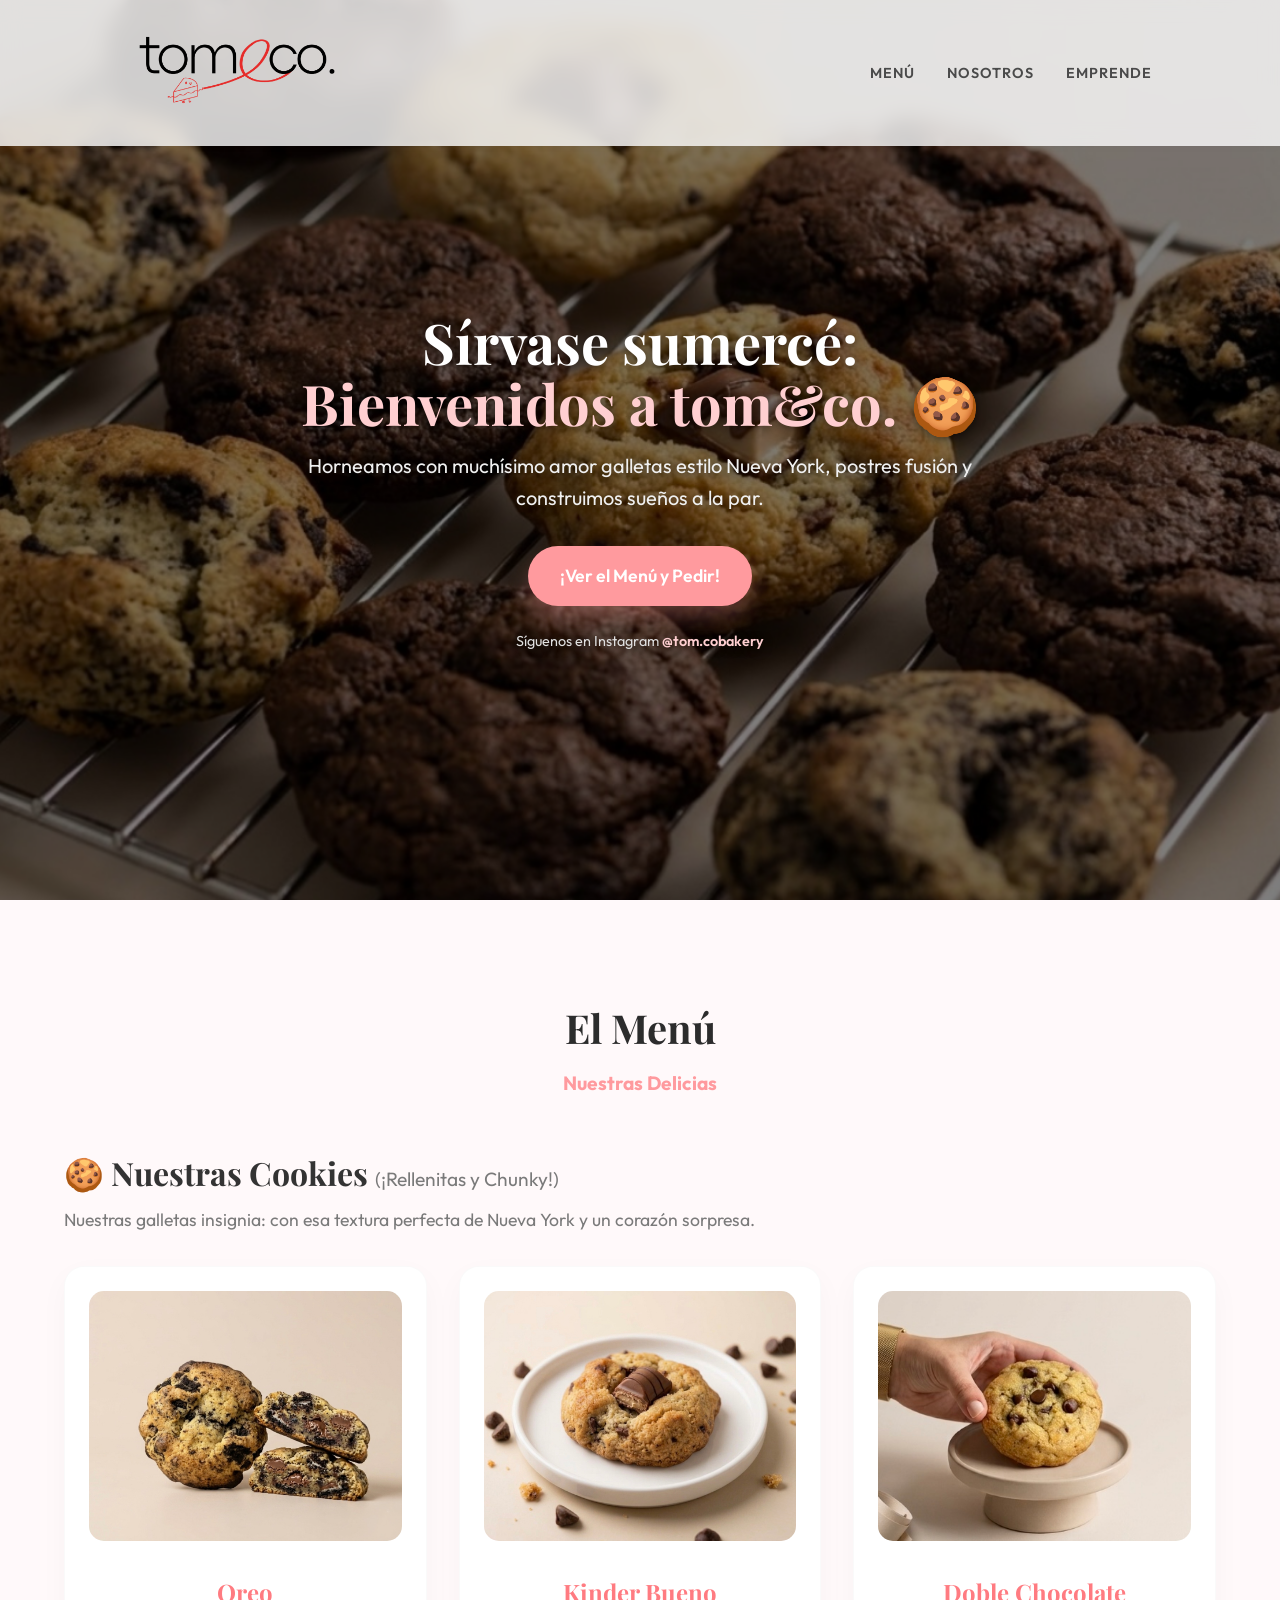
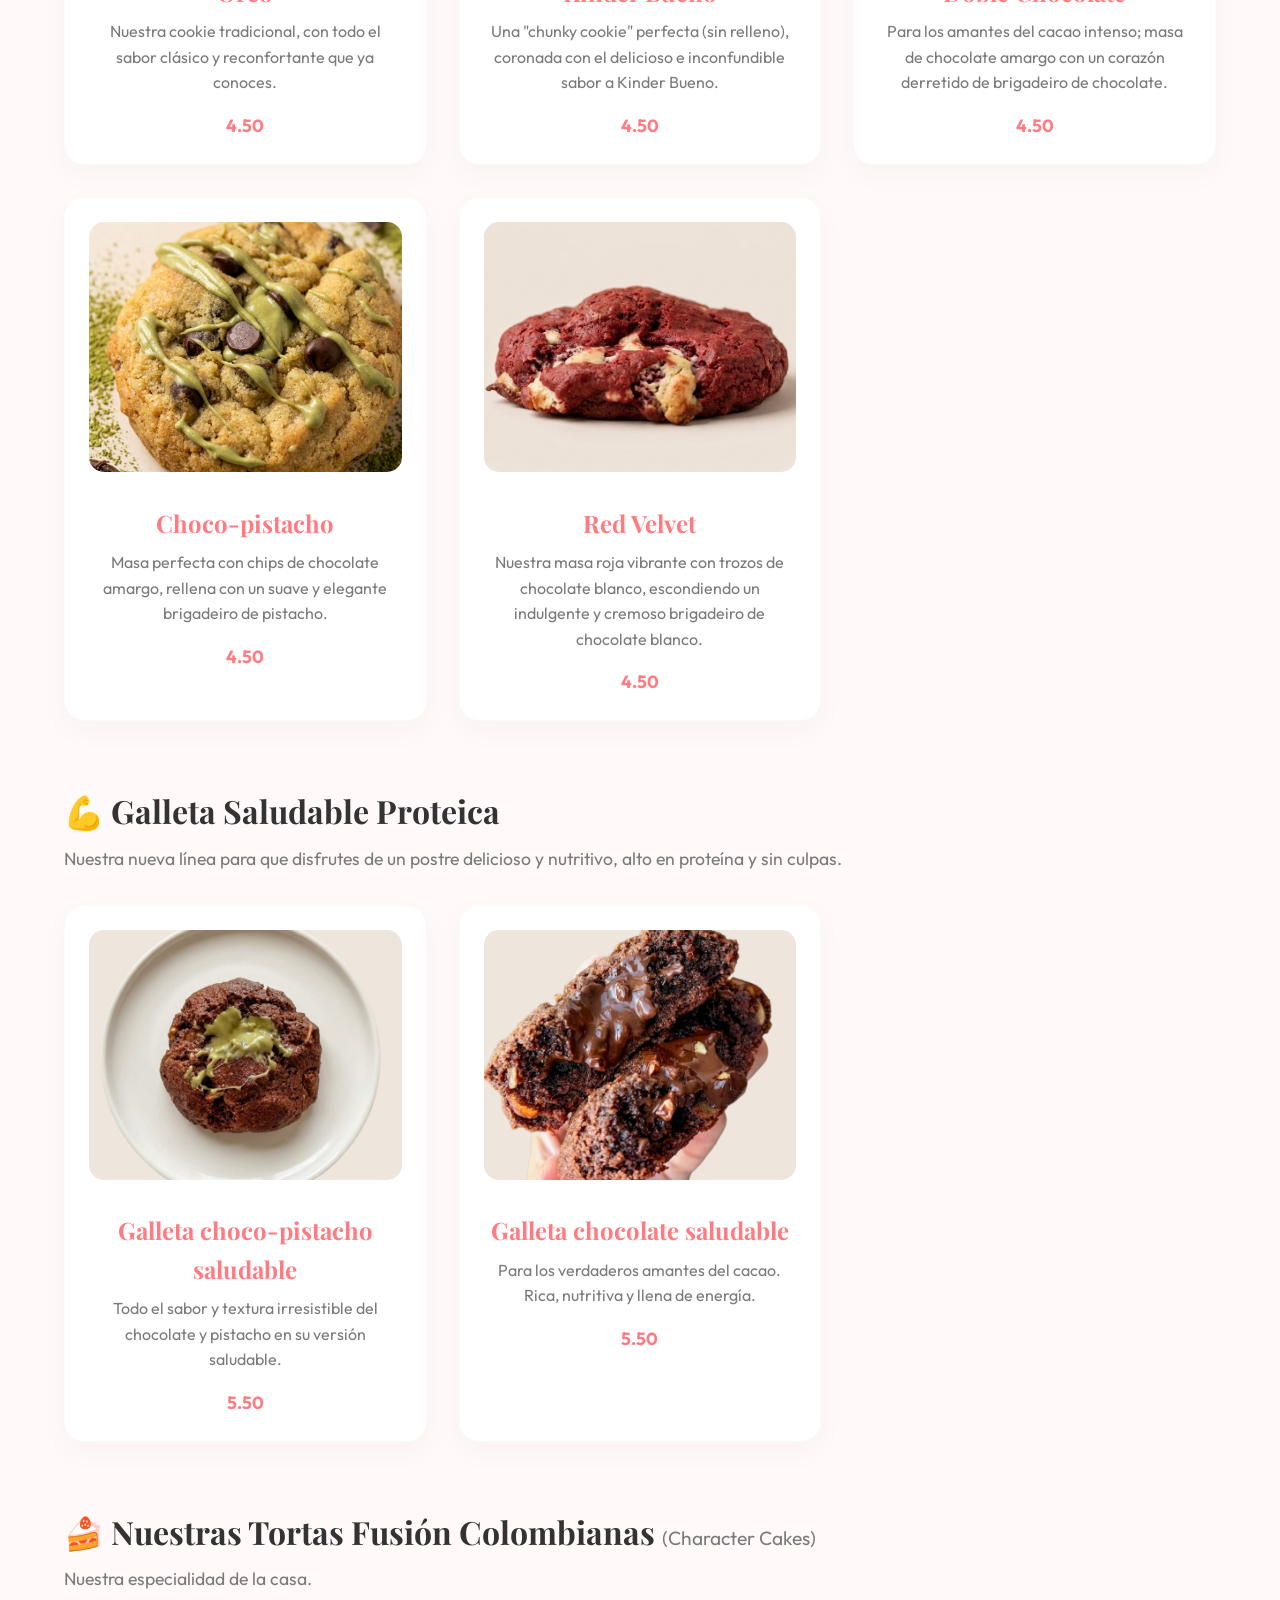
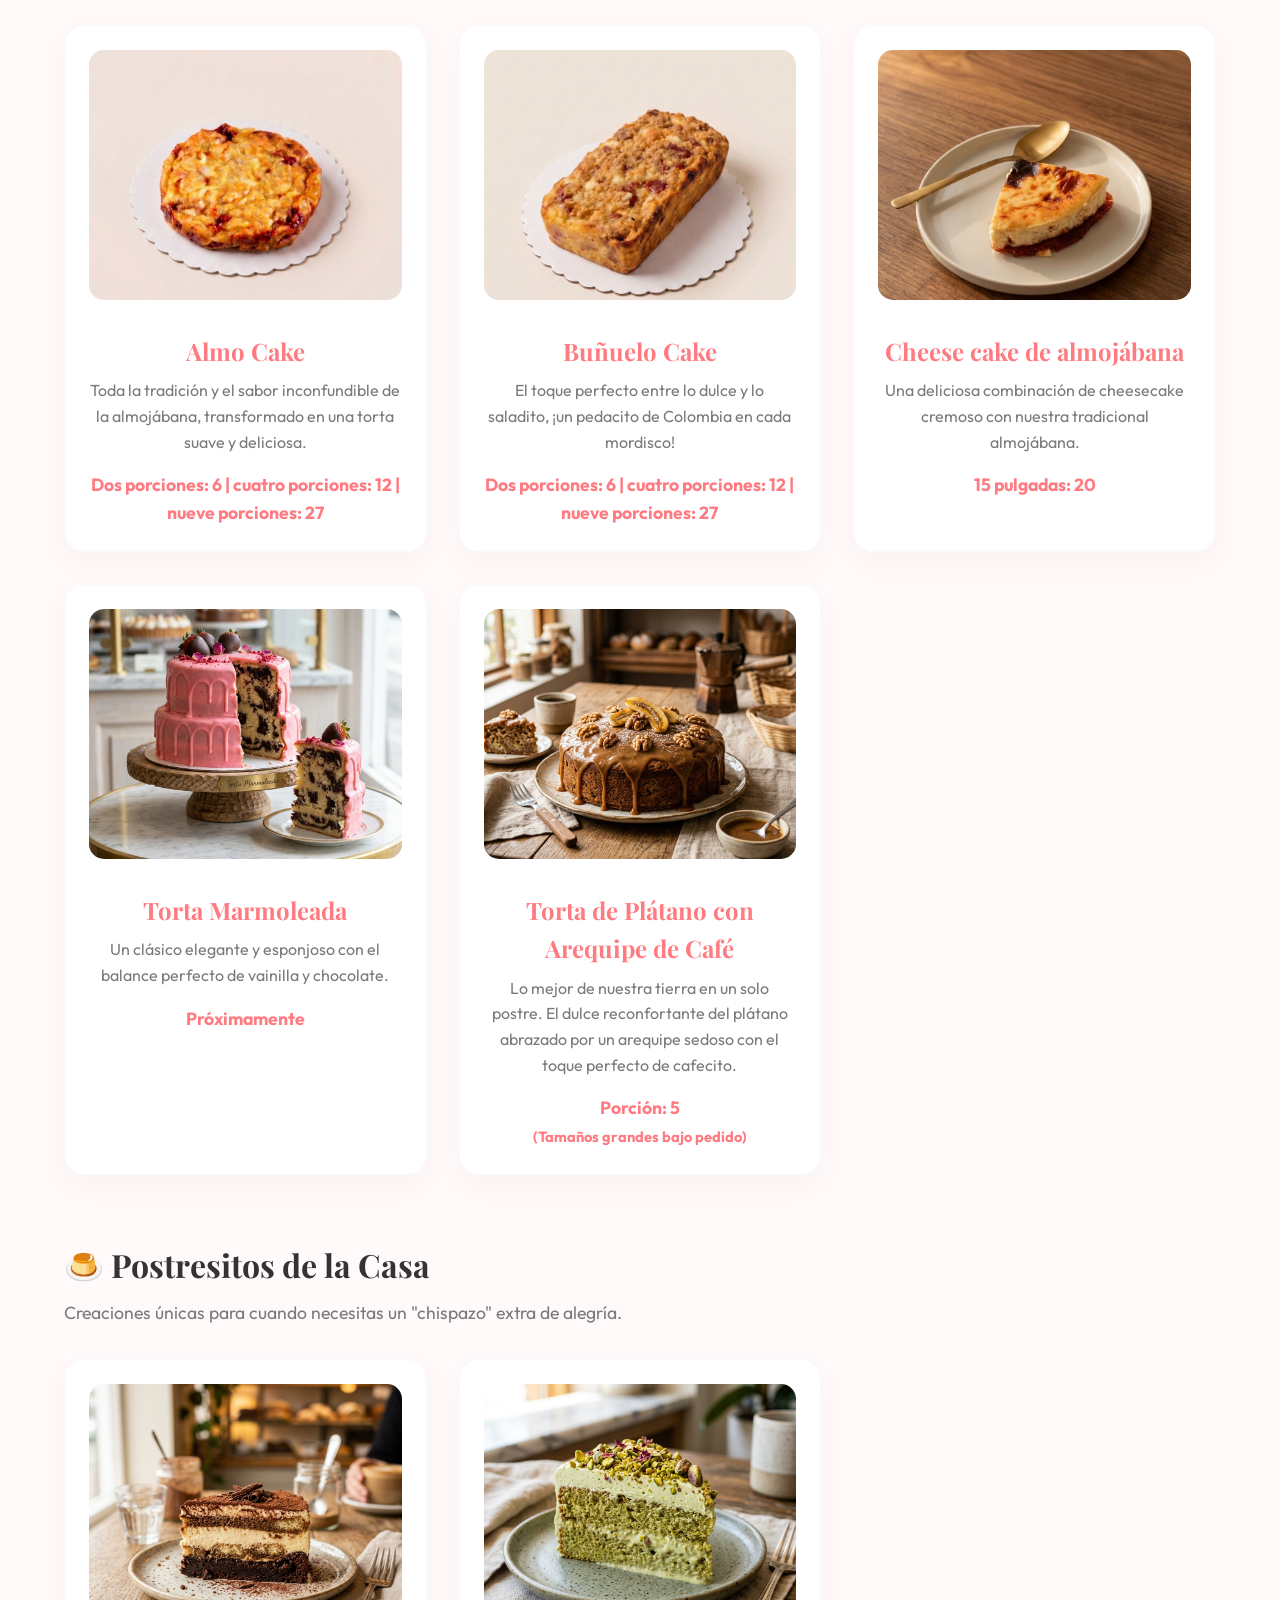
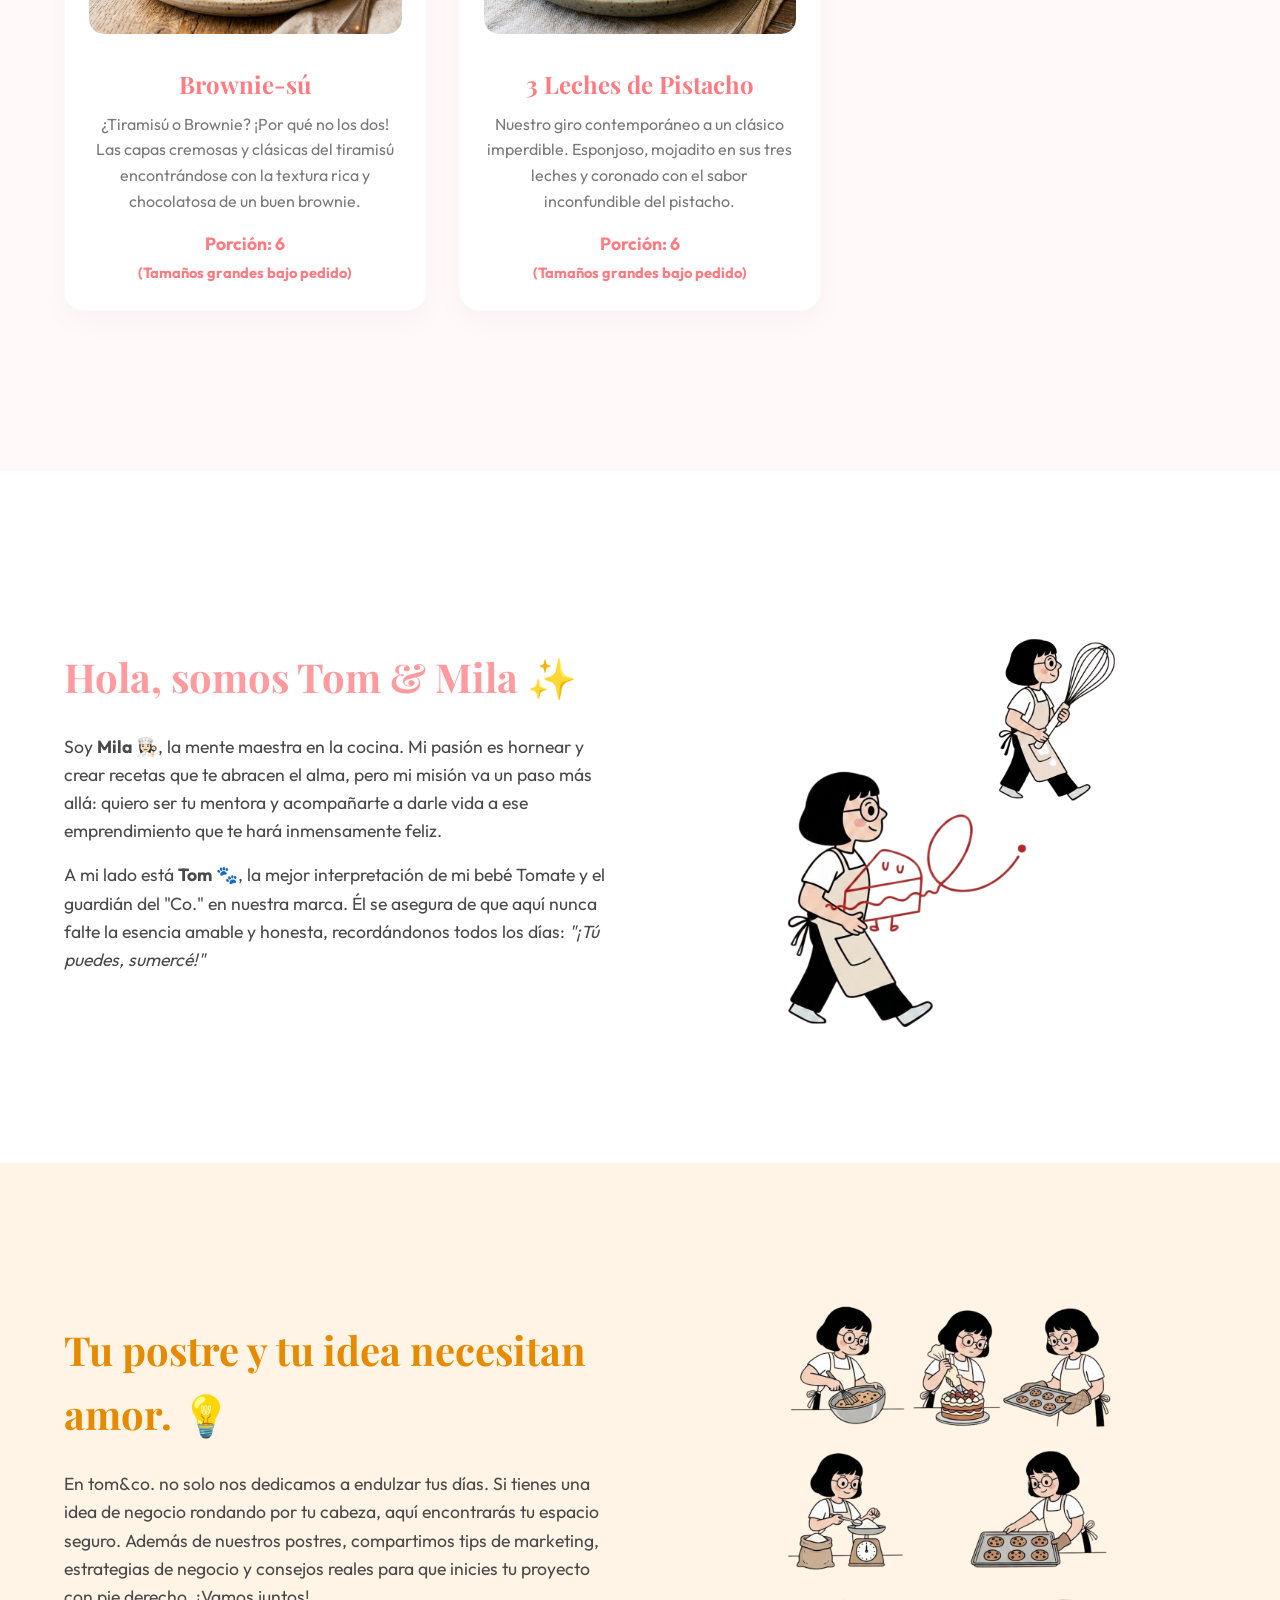
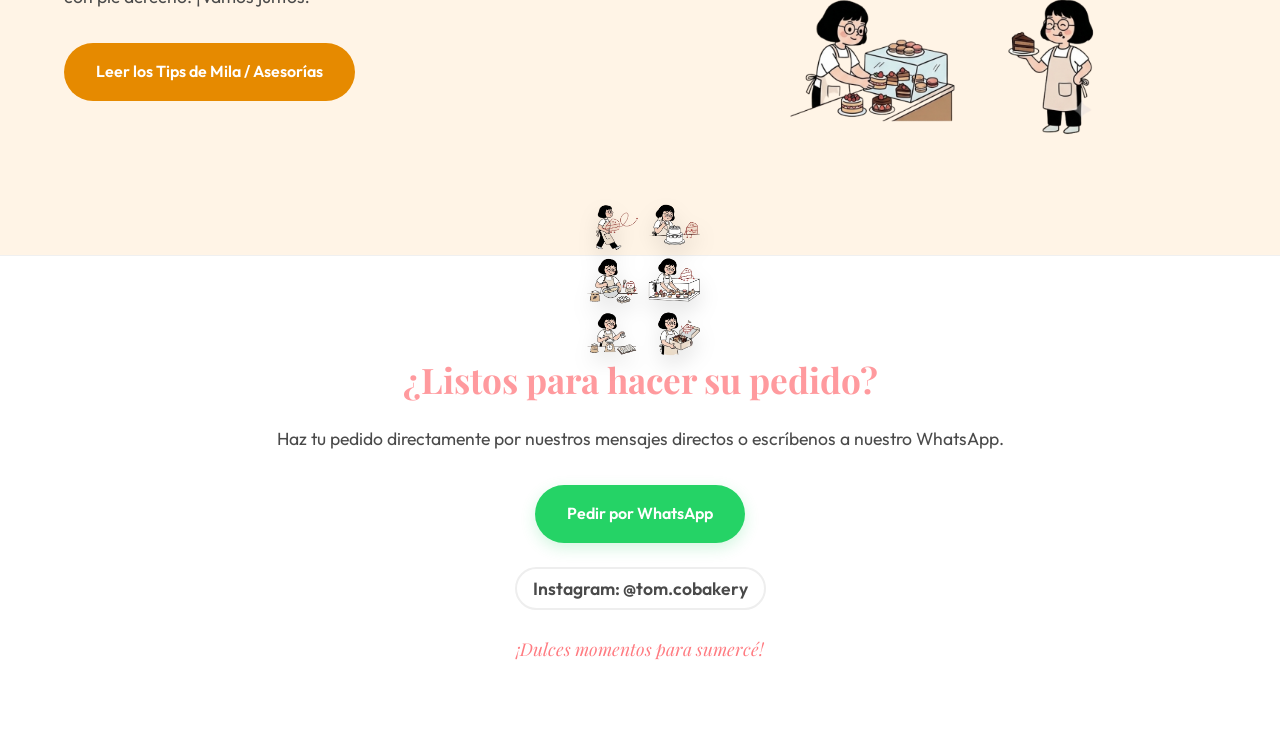
<file: index.html>
<!DOCTYPE html>
<html lang="es">

<head>
    <meta charset="UTF-8">
    <meta name="viewport" content="width=device-width, initial-scale=1.0">
    <title>tom&co. | Bienvenidos</title>
    <meta name="description"
        content="Horneamos con muchísimo amor galletas estilo Nueva York, postres fusión y construimos sueños a la par.">
    <link rel="stylesheet" href="style.css">
    <link
        href="https://fonts.googleapis.com/css2?family=Outfit:wght@300;400;500;700&family=Playfair+Display:ital,wght@0,600;1,600&display=swap"
        rel="stylesheet">
    <link rel="icon" type="image/png" href="assets/top_logo.png">
</head>

<body>
    <header class="hero">
        <nav class="navbar">
            <div class="logo">
                <img src="assets/tomcologo.png" alt="tom&co. logo">
            </div>
            <ul class="nav-links">
                <li><a href="#menu">Menú</a></li>
                <li><a href="#about">Nosotros</a></li>
                <li><a href="#mentor">Emprende</a></li>
            </ul>
        </nav>
        <div class="hero-background">
            <img src="assets/tom&co.png" alt="Tom & Co Bakery Background" class="hero-bg-img">
        </div>
        <div class="hero-content">
            <h1>Sírvase sumercé:<br><span>Bienvenidos a tom&co. 🍪</span></h1>
            <p class="subtitle">Horneamos con muchísimo amor galletas estilo Nueva York, postres fusión y construimos
                sueños a la par.</p>
            <a href="#menu" class="btn-primary">¡Ver el Menú y Pedir!</a>
            <p class="small-text">Síguenos en Instagram <a href="https://instagram.com/tom.cobakery"
                    target="_blank">@tom.cobakery</a></p>
        </div>
    </header>
    <section id="menu" class="menu-section">
        <h2 class="section-title">El Menú <span>Nuestras Delicias</span></h2>

        <div class="menu-category">
            <h3>🍪 Nuestras Cookies <span>(¡Rellenitas y Chunky!)</span></h3>
            <p class="category-desc">Nuestras galletas insignia: con esa textura perfecta de Nueva York y un corazón
                sorpresa.</p>
            <div class="menu-grid">
                <div class="menu-item">
                    <img src="assets/menu_cookie_oreo.jpeg" alt="Oreo">
                    <h4>Oreo</h4>
                    <p>Nuestra cookie tradicional, con todo el sabor clásico y reconfortante que ya conoces.</p>
                    <p class="price"><strong>4.50</strong></p>
                </div>
                <div class="menu-item">
                    <img src="assets/menu_cookie_kinder_bueno.jpeg" alt="Kinder Bueno">
                    <h4>Kinder Bueno</h4>
                    <p>Una "chunky cookie" perfecta (sin relleno), coronada con el delicioso e inconfundible sabor a
                        Kinder Bueno.</p>
                    <p class="price"><strong>4.50</strong></p>
                </div>
                <div class="menu-item">
                    <img src="assets/menu_cookie_doble_chocolate.jpeg" alt="Doble Chocolate">
                    <h4>Doble Chocolate</h4>
                    <p>Para los amantes del cacao intenso; masa de chocolate amargo con un corazón derretido de
                        brigadeiro de chocolate.</p>
                    <p class="price"><strong>4.50</strong></p>
                </div>
                <div class="menu-item">
                    <img src="assets/menu_cookie_choco_pistacho.png" alt="Choco-pistacho">
                    <h4>Choco-pistacho</h4>
                    <p>Masa perfecta con chips de chocolate amargo, rellena con un suave y elegante brigadeiro de
                        pistacho.</p>
                    <p class="price"><strong>4.50</strong></p>
                </div>
                <div class="menu-item">
                    <img src="assets/menu_cookie_red_velvet.jpg" alt="Red Velvet">
                    <h4>Red Velvet</h4>
                    <p>Nuestra masa roja vibrante con trozos de chocolate blanco, escondiendo un indulgente y cremoso
                        brigadeiro de chocolate blanco.</p>
                    <p class="price"><strong>4.50</strong></p>
                </div>
            </div>
        </div>

        <div class="menu-category">
            <h3>💪 Galleta Saludable Proteica</h3>
            <p class="category-desc">Nuestra nueva línea para que disfrutes de un postre delicioso y nutritivo, alto en
                proteína y sin culpas.</p>
            <div class="menu-grid">
                <div class="menu-item">
                    <img src="assets/choco-pistacho.png" alt="Galleta choco-pistacho saludable">
                    <h4>Galleta choco-pistacho saludable</h4>
                    <p>Todo el sabor y textura irresistible del chocolate y pistacho en su versión saludable.</p>
                    <p class="price"><strong>5.50</strong></p>
                </div>
                <div class="menu-item">
                    <img src="assets/chocolate.png" alt="Galleta chocolate saludable">
                    <h4>Galleta chocolate saludable</h4>
                    <p>Para los verdaderos amantes del cacao. Rica, nutritiva y llena de energía.</p>
                    <p class="price"><strong>5.50</strong></p>
                </div>
            </div>
        </div>

        <div class="menu-category">
            <h3>🍰 Nuestras Tortas Fusión Colombianas <span>(Character Cakes)</span></h3>
            <p class="category-desc">Nuestra especialidad de la casa.</p>
            <div class="menu-grid">
                <div class="menu-item">
                    <img src="assets/menu_torta_almo_cake.jpeg" alt="Almo Cake">
                    <h4>Almo Cake</h4>
                    <p>Toda la tradición y el sabor inconfundible de la almojábana, transformado en una torta suave y
                        deliciosa.</p>
                    <p class="price"><strong>Dos porciones: 6 | cuatro porciones: 12 | nueve porciones: 27</strong></p>
                </div>
                <div class="menu-item">
                    <img src="assets/menu_torta_bunuelo_cake.jpeg" alt="Buñuelo Cake">
                    <h4>Buñuelo Cake</h4>
                    <p>El toque perfecto entre lo dulce y lo saladito, ¡un pedacito de Colombia en cada mordisco!</p>
                    <p class="price"><strong>Dos porciones: 6 | cuatro porciones: 12 | nueve porciones: 27</strong></p>
                </div>
                <div class="menu-item">
                    <img src="assets/menu_torta_cheesecake_almojabana.jpeg" alt="Cheese cake de almojábana">
                    <h4>Cheese cake de almojábana</h4>
                    <p>Una deliciosa combinación de cheesecake cremoso con nuestra tradicional almojábana.</p>
                    <p class="price"><strong>15 pulgadas: 20</strong></p>
                </div>
                <div class="menu-item">
                    <img src="assets/menu_torta_marmoleada.png" alt="Torta Marmoleada">
                    <h4>Torta Marmoleada</h4>
                    <p>Un clásico elegante y esponjoso con el balance perfecto de vainilla y chocolate.</p>
                    <p class="price"><strong>Próximamente</strong></p>
                </div>
                <div class="menu-item">
                    <img src="assets/menu_torta_platano_arequipe.png" alt="Torta de Plátano con Arequipe de Café">
                    <h4>Torta de Plátano con Arequipe de Café</h4>
                    <p>Lo mejor de nuestra tierra en un solo postre. El dulce reconfortante del plátano abrazado por un
                        arequipe sedoso con el toque perfecto de cafecito.</p>
                    <p class="price"><strong>Porción: 5 <br><small>(Tamaños grandes bajo pedido)</small></strong></p>
                </div>
            </div>
        </div>

        <div class="menu-category">
            <h3>🍮 Postresitos de la Casa</h3>
            <p class="category-desc">Creaciones únicas para cuando necesitas un "chispazo" extra de alegría.</p>
            <div class="menu-grid">
                <div class="menu-item">
                    <img src="assets/menu_postre_brownie_su.png" alt="Brownie-sú">
                    <h4>Brownie-sú</h4>
                    <p>¿Tiramisú o Brownie? ¡Por qué no los dos! Las capas cremosas y clásicas del tiramisú
                        encontrándose con la textura rica y chocolatosa de un buen brownie.</p>
                    <p class="price"><strong>Porción: 6 <br><small>(Tamaños grandes bajo pedido)</small></strong></p>
                </div>
                <div class="menu-item">
                    <img src="assets/menu_postre_tres_leches_pistacho.png" alt="3 Leches de Pistacho">
                    <h4>3 Leches de Pistacho</h4>
                    <p>Nuestro giro contemporáneo a un clásico imperdible. Esponjoso, mojadito en sus tres leches y
                        coronado con el sabor inconfundible del pistacho.</p>
                    <p class="price"><strong>Porción: 6 <br><small>(Tamaños grandes bajo pedido)</small></strong></p>
                </div>
            </div>
        </div>
    </section>

    <section id="about" class="about-section">
        <div class="about-grid">
            <div class="about-text">
                <h2>Hola, somos Tom & Mila ✨</h2>
                <p>Soy <strong>Mila</strong> 👩🏻‍🍳, la mente maestra en la cocina. Mi pasión es hornear y crear
                    recetas que te abracen el alma, pero mi misión va un paso más allá: quiero ser tu mentora y
                    acompañarte a darle vida a ese emprendimiento que te hará inmensamente feliz.</p>
                <p>A mi lado está <strong>Tom</strong> 🐾, la mejor interpretación de mi bebé Tomate y el guardián del
                    "Co." en nuestra marca. Él se asegura de que aquí nunca falte la esencia amable y honesta,
                    recordándonos todos los días: <em>"¡Tú puedes, sumercé!"</em></p>
            </div>
            <div class="about-illustrations">
                <img src="assets/about_us_mila_illustration.png" alt="Mila Ilustración" class="floating-img">
            </div>
        </div>
    </section>


    <section id="mentor" class="mentor-section">
        <div class="mentor-grid">
            <div class="mentor-img">
                <img src="assets/mentor_cofrecito_illustration.png" alt="Cofrecito de Confianza">
            </div>
            <div class="mentor-text">
                <h2>Tu postre y tu idea necesitan amor. 💡</h2>
                <p>En tom&co. no solo nos dedicamos a endulzar tus días. Si tienes una idea de negocio rondando por tu
                    cabeza, aquí encontrarás tu espacio seguro. Además de nuestros postres, compartimos tips de
                    marketing, estrategias de negocio y consejos reales para que inicies tu proyecto con pie derecho.
                    ¡Vamos juntos!</p>
                <a href="#mentor" class="btn-secondary">Leer los Tips de Mila / Asesorías</a>
            </div>
        </div>
    </section>

    <footer class="footer">
        <div class="footer-content">
            <img src="assets/footer_mila_illustration.png" alt="Mila" class="footer-illustration">
            <h2>¿Listos para hacer su pedido?</h2>
            <p>Haz tu pedido directamente por nuestros mensajes directos o escríbenos a nuestro WhatsApp.</p>
            <a href="https://wa.me/50762689206" class="btn-whatsapp">Pedir por WhatsApp</a>
            <div class="socials">
                <a href="https://instagram.com/tom.cobakery" target="_blank">Instagram: @tom.cobakery</a>
            </div>
            <p class="closing">¡Dulces momentos para sumercé!</p>
        </div>
    </footer>

</body>

</html>
</file>
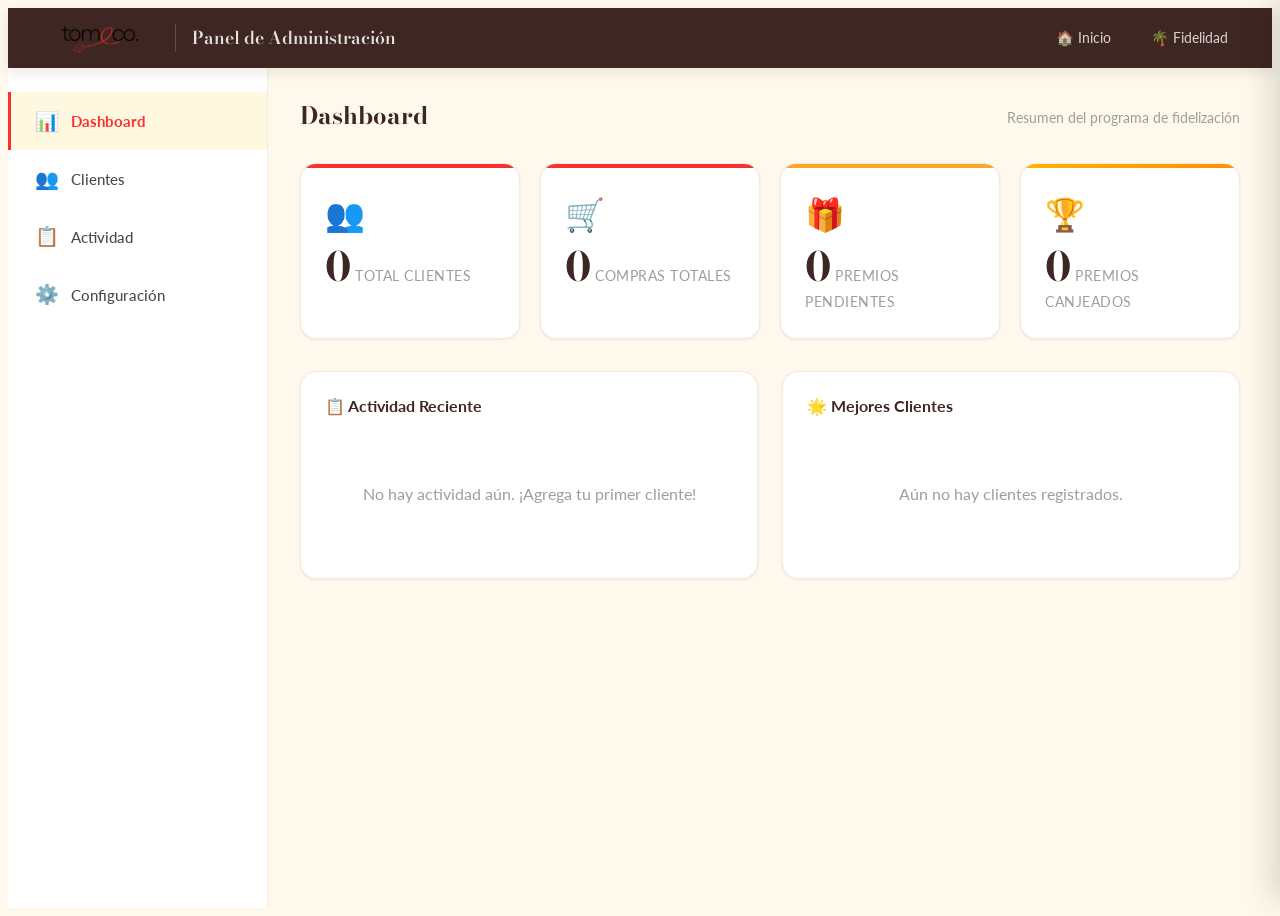
<file: admin.html>
<!DOCTYPE html>
<html lang="es">
<head>
    <meta charset="UTF-8">
    <meta name="viewport" content="width=device-width, initial-scale=1.0">
    <meta name="description" content="Panel de Administración del programa de fidelización TomCo Bakery. Gestiona clientes, tarjetas de lealtad y premios.">
    <meta name="keywords" content="TomCo Bakery, administración, fidelización, lealtad, panadería">
    <meta name="author" content="TomCo Bakery">
    <meta name="robots" content="noindex, nofollow">
    <title>Admin — TomCo Bakery Fidelización</title>
    <link rel="icon" type="image/jpeg" href="assets/TomcoLogo.jpg">
    <link rel="preconnect" href="https://fonts.googleapis.com">
    <link rel="preconnect" href="https://fonts.gstatic.com" crossorigin>
    <link href="https://fonts.googleapis.com/css2?family=Bodoni+Moda:ital,opsz,wght@0,6..96,400..900;1,6..96,400..900&family=Lato:ital,wght@0,100;0,300;0,400;0,700;0,900;1,100;1,300;1,400;1,700;1,900&display=swap" rel="stylesheet">
    <link rel="stylesheet" href="loyalty.css">
</head>
<body class="loyalty-page">

    <!-- ═══════════════════════════════════════════
         TOP NAVIGATION BAR
    ═══════════════════════════════════════════ -->
    <nav class="loyalty-topbar">
        <a href="index.html" class="topbar-brand">
            <img src="assets/TomCoLogoName.png" alt="TomCo Bakery">
            <span>Panel de Administración</span>
        </a>
        <div class="topbar-nav">
            <a href="index.html">🏠 Inicio</a>
            <a href="fidelidad.html">🌴 Fidelidad</a>
        </div>
    </nav>

    <!-- ═══════════════════════════════════════════
         LAYOUT: SIDEBAR + MAIN CONTENT
    ═══════════════════════════════════════════ -->
    <div class="admin-layout">

        <!-- Sidebar Navigation -->
        <aside class="admin-sidebar" id="admin-sidebar">
            <nav class="sidebar-nav">
                <a href="#dashboard" class="active" data-view="dashboard">
                    <span class="nav-icon">📊</span>
                    Dashboard
                </a>
                <a href="#customers" data-view="customers">
                    <span class="nav-icon">👥</span>
                    Clientes
                </a>
                <a href="#activity" data-view="activity">
                    <span class="nav-icon">📋</span>
                    Actividad
                </a>
                <a href="#settings" data-view="settings">
                    <span class="nav-icon">⚙️</span>
                    Configuración
                </a>
            </nav>
        </aside>

        <!-- Main Content Area -->
        <main class="admin-main">
            <div id="admin-content">
                <!-- Views are rendered here by admin.js -->
            </div>
        </main>

    </div>

    <!-- ═══════════════════════════════════════════
         MOBILE BOTTOM NAVIGATION
    ═══════════════════════════════════════════ -->
    <nav class="mobile-nav">
        <a href="#dashboard" class="active" data-view="dashboard">
            <span class="nav-icon">📊</span>
            Dashboard
        </a>
        <a href="#customers" data-view="customers">
            <span class="nav-icon">👥</span>
            Clientes
        </a>
        <a href="#activity" data-view="activity">
            <span class="nav-icon">📋</span>
            Actividad
        </a>
        <a href="#settings" data-view="settings">
            <span class="nav-icon">⚙️</span>
            Config
        </a>
    </nav>

    <!-- ═══════════════════════════════════════════
         MODAL OVERLAY
    ═══════════════════════════════════════════ -->
    <div id="modal-overlay" class="modal-overlay">
        <div class="modal">
            <div class="modal-header">
                <h2 id="modal-title"></h2>
                <button class="modal-close" onclick="closeModal()" aria-label="Cerrar">&times;</button>
            </div>
            <div id="modal-body" class="modal-body"></div>
            <div id="modal-footer" class="modal-footer"></div>
        </div>
    </div>

    <!-- ═══════════════════════════════════════════
         CUSTOMER DETAIL SLIDE-OUT PANEL
    ═══════════════════════════════════════════ -->
    <div id="detail-backdrop" class="detail-panel-backdrop" onclick="closeDetailPanel()"></div>
    <div id="detail-panel" class="detail-panel">
        <div class="detail-panel-header">
            <h2>Detalle del Cliente</h2>
            <button class="modal-close" onclick="closeDetailPanel()" aria-label="Cerrar">&times;</button>
        </div>
        <div id="detail-panel-body" class="detail-panel-body">
            <!-- Customer detail content rendered by admin.js -->
        </div>
    </div>

    <!-- ═══════════════════════════════════════════
         TOAST NOTIFICATIONS
    ═══════════════════════════════════════════ -->
    <div id="toast-container" class="toast-container"></div>

    <!-- ═══════════════════════════════════════════
         SCRIPTS
    ═══════════════════════════════════════════ -->
    <script src="loyalty-data.js"></script>
    <script src="admin.js"></script>

</body>
</html>
</file>
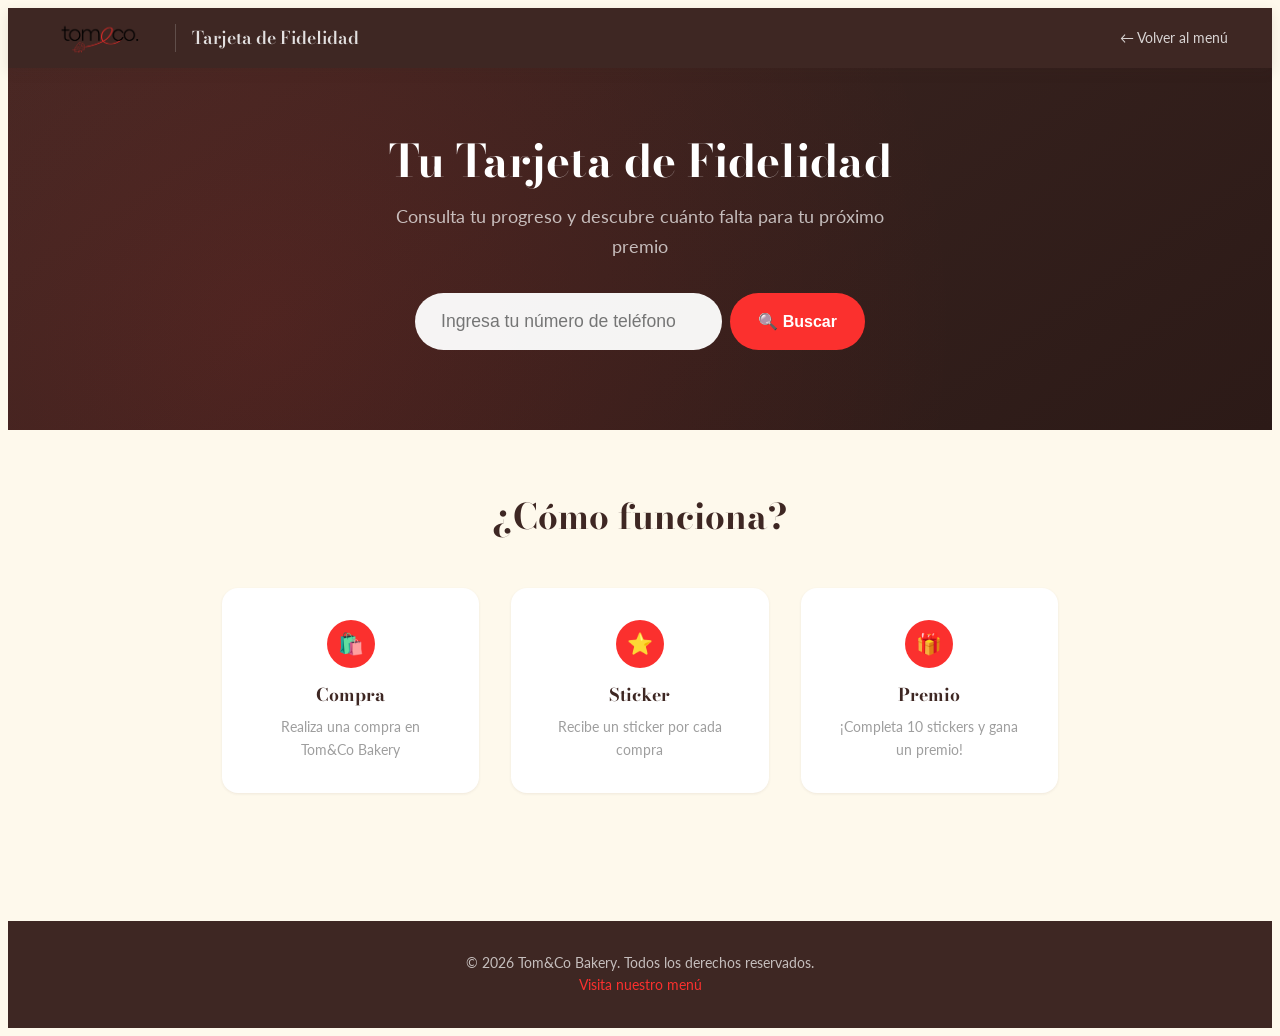
<file: fidelidad.html>
<!DOCTYPE html>
<html lang="es">
<head>
    <meta charset="UTF-8">
    <meta name="viewport" content="width=device-width, initial-scale=1.0">
    <meta name="description" content="Consulta tu tarjeta de fidelidad de Tom&Co Bakery. Revisa tu progreso, stickers acumulados y premios disponibles.">
    <meta name="keywords" content="Tom&Co Bakery, tarjeta de fidelidad, programa de lealtad, stickers, premios, panadería">
    <meta name="author" content="Tom&Co Bakery">
    <meta name="robots" content="index, follow">
    <meta property="og:title" content="Tarjeta de Fidelidad - Tom&Co Bakery">
    <meta property="og:description" content="Consulta tu progreso y descubre cuánto falta para tu próximo premio en Tom&Co Bakery.">
    <meta property="og:type" content="website">
    <meta name="theme-color" content="#3E2723">

    <title>Tarjeta de Fidelidad - Tom&Co Bakery</title>

    <link rel="icon" type="image/jpeg" href="assets/TomcoLogo.jpg">
    <link rel="preconnect" href="https://fonts.googleapis.com">
    <link rel="preconnect" href="https://fonts.gstatic.com" crossorigin>
    <link href="https://fonts.googleapis.com/css2?family=Bodoni+Moda:ital,opsz,wght@0,6..96,400..900;1,6..96,400..900&family=Lato:wght@300;400;700;900&display=swap" rel="stylesheet">
    <link rel="stylesheet" href="loyalty.css">
</head>
<body class="loyalty-page">

    <!-- ===== TOP NAVIGATION BAR ===== -->
    <nav class="loyalty-topbar">
        <a href="index.html" class="topbar-brand" aria-label="Volver al sitio principal">
            <img src="assets/TomCoLogoName.png" alt="Tom&Co Bakery">
            <span>Tarjeta de Fidelidad</span>
        </a>
        <div class="topbar-nav">
            <a href="index.html">← Volver al menú</a>
        </div>
    </nav>

    <!-- ===== HERO SECTION ===== -->
    <section class="customer-hero">
        <div class="hero-content">
            <h1>Tu Tarjeta de Fidelidad</h1>
            <p>Consulta tu progreso y descubre cuánto falta para tu próximo premio</p>

            <!-- Phone Lookup Form -->
            <form id="phone-lookup-form" class="customer-lookup-form" autocomplete="off">
                <input
                    type="tel"
                    id="phone-input"
                    placeholder="Ingresa tu número de teléfono"
                    inputmode="numeric"
                    required
                    aria-label="Número de teléfono"
                >
                <button type="submit" class="btn-lookup" aria-label="Buscar tarjeta">
                    🔍 Buscar
                </button>
            </form>
        </div>
    </section>

    <!-- ===== RESULT CONTAINER ===== -->
    <div id="customer-result" class="customer-result">
        <!-- Populated dynamically by fidelidad.js -->
    </div>

    <!-- ===== HOW IT WORKS SECTION ===== -->
    <section class="customer-how-it-works">
        <h2>¿Cómo funciona?</h2>
        <div class="how-steps">
            <div class="how-step">
                <div class="step-num">🛍️</div>
                <h3>Compra</h3>
                <p>Realiza una compra en Tom&Co Bakery</p>
            </div>
            <div class="how-step">
                <div class="step-num">⭐</div>
                <h3>Sticker</h3>
                <p>Recibe un sticker por cada compra</p>
            </div>
            <div class="how-step">
                <div class="step-num">🎁</div>
                <h3>Premio</h3>
                <p>¡Completa 10 stickers y gana un premio!</p>
            </div>
        </div>
    </section>

    <!-- ===== FOOTER ===== -->
    <footer class="customer-footer">
        <p>&copy; 2026 Tom&Co Bakery. Todos los derechos reservados.</p>
        <a href="index.html">Visita nuestro menú</a>
    </footer>

    <!-- ===== TOAST CONTAINER ===== -->
    <div id="toast-container" class="toast-container" aria-live="polite"></div>

    <!-- ===== CONFETTI CANVAS (Hidden until triggered) ===== -->
    <canvas id="confetti-canvas" aria-hidden="true"></canvas>

    <!-- ===== SCRIPTS ===== -->
    <script src="loyalty-data.js"></script>
    <script src="fidelidad.js"></script>
</body>
</html>
</file>
<file: style.css>
:root {
    --primary-color: #ff9a9e;
    --primary-dark: #ff7b81;
    --secondary-color: #fecfef;
    --bg-color: #fff9fa;
    --text-color: #4a4a4a;
    --text-light: #7a7a7a;
    --card-bg: #ffffff;
    --accent: #ffcc70;
}

* {
    margin: 0;
    padding: 0;
    box-sizing: border-box;
}

html {
    scroll-behavior: smooth;
}

body {
    font-family: 'Cinnamon', 'Outfit', sans-serif;
    background-color: var(--bg-color);
    color: var(--text-color);
    line-height: 1.6;
    overflow-x: hidden;
}

h1, h2, h3, h4 {
    font-family: 'Robin', 'Playfair Display', serif;
    color: #2c2c2c;
}

/* Navbar */
.navbar {
    display: flex;
    justify-content: space-between;
    align-items: center;
    padding: 1.5rem 10%;
    background: rgba(255, 255, 255, 0.8);
    backdrop-filter: blur(10px);
    position: fixed;
    width: 100%;
    top: 0;
    z-index: 1000;
    box-shadow: 0 2px 10px rgba(0,0,0,0.02);
}

.logo img {
    height: 90px;
    object-fit: contain;
}

.nav-links {
    list-style: none;
    display: flex;
    gap: 2rem;
}

.nav-links a {
    text-decoration: none;
    color: var(--text-color);
    font-weight: 600;
    transition: color 0.3s ease;
    text-transform: uppercase;
    font-size: 0.9rem;
    letter-spacing: 1px;
}

.nav-links a:hover {
    color: var(--primary-color);
}

/* Hero Section */
.hero {
    min-height: 100vh;
    display: flex;
    align-items: center;
    justify-content: center;
    padding: 6rem 5% 2rem;
    position: relative;
}

.hero-background {
    position: absolute;
    top: 0;
    left: 0;
    width: 100%;
    height: 100%;
    overflow: hidden;
}

.hero-background::after {
    content: '';
    position: absolute;
    top: 0;
    left: 0;
    width: 100%;
    height: 100%;
    background: rgba(0, 0, 0, 0.5);
    pointer-events: none;
}

.hero-content {
    flex: 1;
    max-width: 800px;
    position: relative;
    z-index: 2;
    text-align: center;
    padding: 3rem 2rem;
    text-shadow: 0 2px 10px rgba(0, 0, 0, 0.5);
}

.hero-content h1 {
    font-size: 3.5rem;
    line-height: 1.1;
    margin-bottom: 1rem;
    color: #ffffff;
}

.hero-content h1 span {
    color: #ffcfd1;
}

.subtitle {
    font-size: 1.25rem;
    margin-bottom: 2rem;
    color: #f0f0f0;
}

.btn-primary {
    display: inline-block;
    padding: 1rem 2rem;
    background-color: var(--primary-color);
    color: white;
    text-decoration: none;
    border-radius: 50px;
    font-weight: 600;
    font-size: 1.1rem;
    transition: all 0.3s ease;
    box-shadow: 0 10px 20px rgba(255, 154, 158, 0.3);
    text-shadow: none;
}

.btn-primary:hover {
    background-color: var(--primary-dark);
    transform: translateY(-3px);
    box-shadow: 0 15px 25px rgba(255, 154, 158, 0.4);
}

.small-text {
    margin-top: 1.5rem;
    font-size: 0.9rem;
    color: #e0e0e0;
}

.small-text a {
    color: #ffcfd1;
    text-decoration: none;
    font-weight: 600;
}

.hero-bg-img {
    width: 100%;
    height: 100%;
    object-fit: cover;
}

@keyframes float {
    0% { transform: translateY(0px); }
    50% { transform: translateY(-20px); }
    100% { transform: translateY(0px); }
}

/* About Section */
.about-section {
    padding: 6rem 5%;
    background-color: white;
}

.about-grid {
    display: flex;
    align-items: center;
    gap: 4rem;
    max-width: 1200px;
    margin: 0 auto;
}

.about-text {
    flex: 1;
}

.about-text h2 {
    font-size: 2.5rem;
    margin-bottom: 1.5rem;
    color: var(--primary-color);
}

.about-text p {
    font-size: 1.1rem;
    margin-bottom: 1rem;
}

.about-illustrations {
    flex: 1;
    display: flex;
    justify-content: center;
}

.floating-img {
    max-width: 100%;
    width: 400px;
    border-radius: 20px;
    transition: transform 0.3s ease;
}

.floating-img:hover {
    transform: scale(1.05) rotate(2deg);
}

/* Menu Section */
.menu-section {
    padding: 6rem 5%;
    background-color: var(--bg-color);
}

.section-title {
    text-align: center;
    font-size: 2.5rem;
    margin-bottom: 3rem;
}

.section-title span {
    display: block;
    font-family: 'Outfit', sans-serif;
    font-size: 1.2rem;
    color: var(--primary-color);
    margin-top: 0.5rem;
}

.menu-category {
    margin-bottom: 4rem;
    max-width: 1200px;
    margin: 0 auto 4rem;
}

.menu-category h3 {
    font-size: 2rem;
    margin-bottom: 0.5rem;
    color: #333;
}

.menu-category h3 span {
    font-size: 1.2rem;
    color: var(--text-light);
    font-family: 'Outfit', sans-serif;
    font-weight: 400;
}

.category-desc {
    margin-bottom: 2rem;
    font-size: 1.1rem;
    color: var(--text-light);
}

.menu-grid {
    display: grid;
    grid-template-columns: repeat(auto-fill, minmax(300px, 1fr));
    gap: 2rem;
}

.menu-item {
    background: var(--card-bg);
    border-radius: 20px;
    padding: 1.5rem;
    box-shadow: 0 10px 30px rgba(0,0,0,0.03);
    transition: transform 0.3s ease, box-shadow 0.3s ease;
    text-align: center;
    border: 1px solid rgba(0,0,0,0.02);
}

.menu-item:hover {
    transform: translateY(-10px);
    box-shadow: 0 15px 35px rgba(0,0,0,0.08);
}

.menu-item img {
    width: 100%;
    height: 250px;
    object-fit: cover;
    border-radius: 15px;
    margin-bottom: 1.5rem;
}

.menu-item h4 {
    font-size: 1.5rem;
    margin-bottom: 0.5rem;
    color: var(--primary-dark);
}

.menu-item p {
    font-size: 1rem;
    color: var(--text-light);
}

.menu-item .price {
    margin-top: 1rem;
    font-size: 1.1rem;
    color: var(--primary-dark);
}

/* Mentor Section */
.mentor-section {
    padding: 6rem 5%;
    background-color: #fff4e6;
}

.mentor-grid {
    display: flex;
    align-items: center;
    gap: 4rem;
    max-width: 1200px;
    margin: 0 auto;
    flex-direction: row-reverse;
}

.mentor-text {
    flex: 1;
}

.mentor-text h2 {
    font-size: 2.5rem;
    margin-bottom: 1.5rem;
    color: #e68a00;
}

.mentor-text p {
    font-size: 1.1rem;
    margin-bottom: 2rem;
}

.btn-secondary {
    display: inline-block;
    padding: 1rem 2rem;
    background-color: #e68a00;
    color: white;
    text-decoration: none;
    border-radius: 50px;
    font-weight: 600;
    transition: all 0.3s ease;
}

.btn-secondary:hover {
    background-color: #cc7a00;
    transform: translateY(-3px);
    box-shadow: 0 10px 20px rgba(230, 138, 0, 0.3);
}

.mentor-img {
    flex: 1;
    display: flex;
    justify-content: center;
}

.mentor-img img {
    max-width: 100%;
    width: 400px;
    animation: bounce 4s ease-in-out infinite;
}

@keyframes bounce {
    0%, 100% { transform: translateY(0); }
    50% { transform: translateY(-15px); }
}

/* Footer */
.footer {
    padding: 6rem 5% 3rem;
    background-color: white;
    text-align: center;
    position: relative;
    border-top: 1px solid #f0f0f0;
}

.footer-illustration {
    position: absolute;
    top: -70px;
    left: 50%;
    transform: translateX(-50%);
    width: 140px;
    filter: drop-shadow(0 10px 10px rgba(0,0,0,0.1));
}

.footer-content {
    max-width: 800px;
    margin: 0 auto;
}

.footer-content h2 {
    font-size: 2.2rem;
    margin-bottom: 1rem;
    color: var(--primary-color);
}

.footer-content p {
    margin-bottom: 2rem;
    font-size: 1.1rem;
}

.btn-whatsapp {
    display: inline-block;
    padding: 1rem 2rem;
    background-color: #25D366;
    color: white;
    text-decoration: none;
    border-radius: 50px;
    font-weight: 600;
    margin-bottom: 2rem;
    transition: all 0.3s ease;
    box-shadow: 0 5px 15px rgba(37, 211, 102, 0.2);
}

.btn-whatsapp:hover {
    background-color: #1ebe57;
    transform: translateY(-3px);
    box-shadow: 0 10px 20px rgba(37, 211, 102, 0.3);
}

.socials {
    margin-bottom: 2rem;
}

.socials a {
    color: var(--text-color);
    text-decoration: none;
    font-weight: 600;
    font-size: 1.1rem;
    padding: 0.5rem 1rem;
    border: 2px solid #eee;
    border-radius: 30px;
    transition: all 0.3s ease;
}

.socials a:hover {
    color: var(--primary-color);
    border-color: var(--primary-color);
}

.closing {
    font-family: 'Playfair Display', serif;
    font-size: 1.8rem;
    color: var(--primary-dark);
    font-style: italic;
    margin-top: 2rem;
}

/* Responsive */
@media (max-width: 768px) {
    .hero {
        flex-direction: column;
        padding-top: 8rem;
    }
    
    .hero-content {
        padding: 2rem 1.5rem;
        margin-top: 2rem;
    }

    .hero-content h1 {
        font-size: 2.5rem;
    }
    
    .nav-links {
        display: none;
    }
    
    .about-grid, .mentor-grid {
        flex-direction: column;
        text-align: center;
    }
    
    .menu-grid {
        grid-template-columns: 1fr;
    }
}
</file>
<file: loyalty.css>
/* ═══════════════════════════════════════════════════════
   TomCo Bakery — Loyalty System Styles
   Premium design matching bakery brand identity
   ═══════════════════════════════════════════════════════ */

/* ─── Design Tokens ──────────────────────────────────── */
:root {
    --color-primary: #3E2723;
    --color-primary-light: #5D4037;
    --color-primary-dark: #2C1A17;
    --color-secondary: #FB302E;
    --color-secondary-light: #FF6659;
    --color-secondary-dark: #C62828;
    --color-accent: #FEF9EC;
    --color-cream: #FFF8E1;
    --color-gold: #FFB300;
    --color-gold-light: #FFD54F;
    --color-gold-dark: #FF8F00;
    --color-success: #2E7D32;
    --color-success-light: #A5D6A7;
    --color-warning: #F9A825;
    --color-danger: #D32F2F;
    --color-info: #1565C0;

    --color-text: #4A4A4A;
    --color-text-muted: #9E9E9E;
    --color-text-light: #F5F5F5;
    --color-bg: #FEF9EC;
    --color-white: #FFFFFF;
    --color-surface: #FFFFFF;
    --color-surface-alt: #FFF8E1;
    --color-border: #E0D6C8;
    --color-border-light: #F0EBE3;

    --font-heading: 'Bodoni Moda', serif;
    --font-body: 'Lato', sans-serif;

    --shadow-sm: 0 1px 3px rgba(62, 39, 35, 0.08);
    --shadow-md: 0 4px 12px rgba(62, 39, 35, 0.1);
    --shadow-lg: 0 8px 30px rgba(62, 39, 35, 0.12);
    --shadow-xl: 0 12px 40px rgba(62, 39, 35, 0.16);
    --shadow-glow: 0 0 20px rgba(251, 48, 46, 0.2);

    --radius-sm: 6px;
    --radius-md: 10px;
    --radius-lg: 16px;
    --radius-xl: 24px;
    --radius-full: 50%;

    --transition: all 0.3s cubic-bezier(0.25, 0.8, 0.25, 1);
    --transition-fast: all 0.15s ease;
    --transition-bounce: all 0.4s cubic-bezier(0.34, 1.56, 0.64, 1);
}

/* ─── Base Reset ─────────────────────────────────────── */
.loyalty-page * {
    margin: 0;
    padding: 0;
    box-sizing: border-box;
}

.loyalty-page {
    font-family: var(--font-body);
    color: var(--color-text);
    background-color: var(--color-bg);
    line-height: 1.6;
    min-height: 100vh;
}

.loyalty-page h1,
.loyalty-page h2,
.loyalty-page h3,
.loyalty-page h4 {
    font-family: var(--font-heading);
    color: var(--color-primary);
    line-height: 1.3;
}

/* ═══════════════════════════════════════════════════════
   SHARED COMPONENTS
   ═══════════════════════════════════════════════════════ */

/* ─── Top Navigation Bar ─────────────────────────────── */
.loyalty-topbar {
    background: var(--color-primary);
    color: var(--color-text-light);
    padding: 0.75rem 2rem;
    display: flex;
    align-items: center;
    justify-content: space-between;
    position: sticky;
    top: 0;
    z-index: 100;
    box-shadow: var(--shadow-md);
}

.loyalty-topbar .topbar-brand {
    display: flex;
    align-items: center;
    gap: 1rem;
    text-decoration: none;
    color: var(--color-text-light);
}

.loyalty-topbar .topbar-brand img {
    height: 36px;
}

.loyalty-topbar .topbar-brand span {
    font-family: var(--font-heading);
    font-size: 1.1rem;
    font-weight: 600;
    opacity: 0.9;
    border-left: 1px solid rgba(255,255,255,0.2);
    padding-left: 1rem;
}

.loyalty-topbar .topbar-nav {
    display: flex;
    gap: 1rem;
    align-items: center;
}

.loyalty-topbar .topbar-nav a {
    color: rgba(255,255,255,0.8);
    text-decoration: none;
    font-size: 0.9rem;
    padding: 0.4rem 0.75rem;
    border-radius: var(--radius-sm);
    transition: var(--transition-fast);
}

.loyalty-topbar .topbar-nav a:hover,
.loyalty-topbar .topbar-nav a.active {
    background: rgba(255,255,255,0.12);
    color: var(--color-white);
}

/* ─── Buttons ────────────────────────────────────────── */
.btn-loyalty {
    display: inline-flex;
    align-items: center;
    gap: 0.5rem;
    padding: 0.65rem 1.4rem;
    font-family: var(--font-body);
    font-size: 0.95rem;
    font-weight: 600;
    border: 2px solid transparent;
    border-radius: var(--radius-md);
    cursor: pointer;
    transition: var(--transition);
    text-decoration: none;
    line-height: 1.4;
    white-space: nowrap;
}

.btn-loyalty:active {
    transform: scale(0.97);
}

.btn-loyalty-primary {
    background: var(--color-secondary);
    color: var(--color-white);
    border-color: var(--color-secondary);
}

.btn-loyalty-primary:hover {
    background: var(--color-secondary-dark);
    border-color: var(--color-secondary-dark);
    box-shadow: var(--shadow-glow);
}

.btn-loyalty-secondary {
    background: transparent;
    color: var(--color-primary);
    border-color: var(--color-primary);
}

.btn-loyalty-secondary:hover {
    background: var(--color-primary);
    color: var(--color-white);
}

.btn-loyalty-success {
    background: var(--color-success);
    color: var(--color-white);
    border-color: var(--color-success);
}

.btn-loyalty-success:hover {
    background: #1B5E20;
    border-color: #1B5E20;
}

.btn-loyalty-danger {
    background: transparent;
    color: var(--color-danger);
    border-color: var(--color-danger);
}

.btn-loyalty-danger:hover {
    background: var(--color-danger);
    color: var(--color-white);
}

.btn-loyalty-gold {
    background: linear-gradient(135deg, var(--color-gold), var(--color-gold-dark));
    color: var(--color-white);
    border-color: var(--color-gold);
    text-shadow: 0 1px 2px rgba(0,0,0,0.2);
}

.btn-loyalty-gold:hover {
    background: linear-gradient(135deg, var(--color-gold-light), var(--color-gold));
    box-shadow: 0 0 20px rgba(255, 179, 0, 0.4);
}

.btn-loyalty-ghost {
    background: transparent;
    color: var(--color-text-muted);
    border-color: var(--color-border);
}

.btn-loyalty-ghost:hover {
    border-color: var(--color-primary);
    color: var(--color-primary);
}

.btn-loyalty-sm {
    padding: 0.4rem 0.9rem;
    font-size: 0.85rem;
}

.btn-loyalty-lg {
    padding: 0.9rem 2rem;
    font-size: 1.1rem;
}

.btn-loyalty-icon {
    padding: 0.5rem;
    border-radius: var(--radius-full);
    width: 38px;
    height: 38px;
    display: inline-flex;
    align-items: center;
    justify-content: center;
}

/* ─── Form Controls ──────────────────────────────────── */
.form-group {
    margin-bottom: 1.25rem;
}

.form-group label {
    display: block;
    font-size: 0.85rem;
    font-weight: 700;
    color: var(--color-primary);
    margin-bottom: 0.35rem;
    text-transform: uppercase;
    letter-spacing: 0.5px;
}

.form-control {
    width: 100%;
    padding: 0.7rem 1rem;
    font-family: var(--font-body);
    font-size: 1rem;
    color: var(--color-text);
    background: var(--color-white);
    border: 2px solid var(--color-border);
    border-radius: var(--radius-md);
    transition: var(--transition);
    outline: none;
}

.form-control:focus {
    border-color: var(--color-secondary);
    box-shadow: 0 0 0 3px rgba(251, 48, 46, 0.1);
}

.form-control::placeholder {
    color: var(--color-text-muted);
}

.form-control-lg {
    padding: 1rem 1.25rem;
    font-size: 1.2rem;
}

/* ─── Cards ──────────────────────────────────────────── */
.card-loyalty {
    background: var(--color-surface);
    border-radius: var(--radius-lg);
    box-shadow: var(--shadow-sm);
    border: 1px solid var(--color-border-light);
    overflow: hidden;
    transition: var(--transition);
}

.card-loyalty:hover {
    box-shadow: var(--shadow-md);
}

.card-loyalty-header {
    padding: 1.25rem 1.5rem;
    border-bottom: 1px solid var(--color-border-light);
    display: flex;
    align-items: center;
    justify-content: space-between;
}

.card-loyalty-header h3 {
    font-size: 1.1rem;
    margin: 0;
}

.card-loyalty-body {
    padding: 1.5rem;
}

/* ─── Stat Cards ─────────────────────────────────────── */
.stat-card {
    background: var(--color-surface);
    border-radius: var(--radius-lg);
    padding: 1.5rem;
    box-shadow: var(--shadow-sm);
    border: 1px solid var(--color-border-light);
    transition: var(--transition);
    position: relative;
    overflow: hidden;
}

.stat-card::before {
    content: '';
    position: absolute;
    top: 0;
    left: 0;
    right: 0;
    height: 4px;
    background: var(--color-secondary);
}

.stat-card:hover {
    transform: translateY(-2px);
    box-shadow: var(--shadow-md);
}

.stat-card .stat-icon {
    font-size: 2rem;
    margin-bottom: 0.5rem;
}

.stat-card .stat-value {
    font-family: var(--font-heading);
    font-size: 2.5rem;
    font-weight: 700;
    color: var(--color-primary);
    line-height: 1;
}

.stat-card .stat-label {
    font-size: 0.85rem;
    color: var(--color-text-muted);
    text-transform: uppercase;
    letter-spacing: 0.5px;
    margin-top: 0.3rem;
}

.stat-card.stat-gold::before {
    background: linear-gradient(90deg, var(--color-gold), var(--color-gold-dark));
}

.stat-card.stat-success::before {
    background: var(--color-success);
}

.stat-card.stat-info::before {
    background: var(--color-info);
}

.stat-card.stat-warning::before {
    background: var(--color-warning);
}

/* ─── Badges ─────────────────────────────────────────── */
.badge {
    display: inline-flex;
    align-items: center;
    gap: 0.25rem;
    padding: 0.2rem 0.65rem;
    font-size: 0.75rem;
    font-weight: 700;
    border-radius: 100px;
    text-transform: uppercase;
    letter-spacing: 0.5px;
}

.badge-success {
    background: var(--color-success-light);
    color: var(--color-success);
}

.badge-warning {
    background: #FFF9C4;
    color: #F57F17;
}

.badge-danger {
    background: #FFCDD2;
    color: var(--color-danger);
}

.badge-gold {
    background: linear-gradient(135deg, #FFF8E1, #FFE082);
    color: var(--color-gold-dark);
}

.badge-info {
    background: #BBDEFB;
    color: var(--color-info);
}

/* ─── Empty State ────────────────────────────────────── */
.empty-state {
    text-align: center;
    padding: 3rem 2rem;
    color: var(--color-text-muted);
}

.empty-state .empty-icon {
    font-size: 3.5rem;
    margin-bottom: 1rem;
    opacity: 0.5;
}

.empty-state h3 {
    color: var(--color-text-muted);
    font-size: 1.2rem;
    margin-bottom: 0.5rem;
}

.empty-state p {
    font-size: 0.95rem;
    max-width: 400px;
    margin: 0 auto 1.5rem;
}

/* ─── Toast Notifications ────────────────────────────── */
.toast-container {
    position: fixed;
    top: 1rem;
    right: 1rem;
    z-index: 9999;
    display: flex;
    flex-direction: column;
    gap: 0.5rem;
}

.toast {
    background: var(--color-surface);
    border-radius: var(--radius-md);
    padding: 1rem 1.25rem;
    box-shadow: var(--shadow-lg);
    display: flex;
    align-items: center;
    gap: 0.75rem;
    min-width: 300px;
    max-width: 450px;
    animation: toastIn 0.4s var(--transition-bounce) forwards;
    border-left: 4px solid var(--color-success);
}

.toast.toast-error {
    border-left-color: var(--color-danger);
}

.toast.toast-warning {
    border-left-color: var(--color-warning);
}

.toast.toast-info {
    border-left-color: var(--color-info);
}

.toast .toast-icon {
    font-size: 1.3rem;
    flex-shrink: 0;
}

.toast .toast-message {
    flex: 1;
    font-size: 0.95rem;
}

.toast .toast-close {
    background: none;
    border: none;
    font-size: 1.2rem;
    cursor: pointer;
    color: var(--color-text-muted);
    padding: 0.25rem;
    flex-shrink: 0;
}

.toast-exit {
    animation: toastOut 0.3s ease forwards;
}

@keyframes toastIn {
    from {
        opacity: 0;
        transform: translateX(100px);
    }
    to {
        opacity: 1;
        transform: translateX(0);
    }
}

@keyframes toastOut {
    to {
        opacity: 0;
        transform: translateX(100px);
    }
}

/* ─── Modal ──────────────────────────────────────────── */
.modal-overlay {
    position: fixed;
    inset: 0;
    background: rgba(62, 39, 35, 0.5);
    backdrop-filter: blur(4px);
    z-index: 1000;
    display: flex;
    align-items: center;
    justify-content: center;
    padding: 1rem;
    animation: fadeIn 0.2s ease;
    opacity: 0;
    pointer-events: none;
    transition: opacity 0.25s ease;
}

.modal-overlay.active {
    opacity: 1;
    pointer-events: auto;
}

.modal {
    background: var(--color-surface);
    border-radius: var(--radius-xl);
    box-shadow: var(--shadow-xl);
    width: 100%;
    max-width: 500px;
    max-height: 90vh;
    overflow-y: auto;
    transform: scale(0.9) translateY(20px);
    transition: transform 0.3s cubic-bezier(0.34, 1.56, 0.64, 1);
}

.modal-overlay.active .modal {
    transform: scale(1) translateY(0);
}

.modal-header {
    padding: 1.5rem 1.75rem 0;
    display: flex;
    align-items: center;
    justify-content: space-between;
}

.modal-header h2 {
    font-size: 1.4rem;
    margin: 0;
}

.modal-close {
    background: none;
    border: none;
    font-size: 1.5rem;
    cursor: pointer;
    color: var(--color-text-muted);
    padding: 0.25rem;
    border-radius: var(--radius-full);
    transition: var(--transition-fast);
    width: 36px;
    height: 36px;
    display: flex;
    align-items: center;
    justify-content: center;
}

.modal-close:hover {
    background: var(--color-border-light);
    color: var(--color-text);
}

.modal-body {
    padding: 1.5rem 1.75rem;
}

.modal-footer {
    padding: 0 1.75rem 1.5rem;
    display: flex;
    gap: 0.75rem;
    justify-content: flex-end;
}

/* ═══════════════════════════════════════════════════════
   LOYALTY CARD VISUAL
   ═══════════════════════════════════════════════════════ */

.loyalty-card-visual {
    background: linear-gradient(145deg, var(--color-primary), var(--color-primary-dark));
    border-radius: var(--radius-xl);
    padding: 2rem;
    color: var(--color-text-light);
    position: relative;
    overflow: hidden;
    box-shadow: var(--shadow-lg);
    max-width: 500px;
    margin: 0 auto;
}

.loyalty-card-visual::before {
    content: '';
    position: absolute;
    top: -50%;
    right: -30%;
    width: 200%;
    height: 200%;
    background: radial-gradient(circle at 70% 30%, rgba(251, 48, 46, 0.15) 0%, transparent 50%);
    pointer-events: none;
}

.loyalty-card-visual::after {
    content: '';
    position: absolute;
    bottom: -20%;
    left: -20%;
    width: 60%;
    height: 60%;
    background: radial-gradient(circle, rgba(255, 179, 0, 0.1) 0%, transparent 60%);
    pointer-events: none;
}

.loyalty-card-header {
    display: flex;
    justify-content: space-between;
    align-items: flex-start;
    margin-bottom: 1.5rem;
    position: relative;
    z-index: 1;
}

.loyalty-card-brand {
    font-family: var(--font-heading);
    font-size: 1.3rem;
    font-weight: 600;
    color: var(--color-white);
}

.loyalty-card-brand small {
    display: block;
    font-family: var(--font-body);
    font-size: 0.75rem;
    color: rgba(255,255,255,0.6);
    font-weight: 400;
    text-transform: uppercase;
    letter-spacing: 1.5px;
    margin-top: 0.2rem;
}

.loyalty-card-number {
    font-size: 0.8rem;
    color: rgba(255,255,255,0.5);
    text-align: right;
}

/* ─── Sticker Grid ───────────────────────────────────── */
.sticker-grid {
    display: grid;
    grid-template-columns: repeat(5, 1fr);
    gap: 0.75rem;
    margin: 1.5rem 0;
    position: relative;
    z-index: 1;
}

.sticker-slot {
    aspect-ratio: 1;
    border-radius: var(--radius-md);
    background: rgba(255, 255, 255, 0.08);
    border: 2px dashed rgba(255, 255, 255, 0.2);
    display: flex;
    align-items: center;
    justify-content: center;
    font-size: 0.85rem;
    color: rgba(255, 255, 255, 0.25);
    transition: var(--transition);
    position: relative;
}

.sticker-slot.filled {
    background: linear-gradient(135deg, var(--color-secondary), var(--color-secondary-dark));
    border: 2px solid rgba(255, 255, 255, 0.3);
    box-shadow: 0 2px 8px rgba(251, 48, 46, 0.4);
    animation: stickerPop 0.4s cubic-bezier(0.34, 1.56, 0.64, 1);
}

.sticker-slot.filled .sticker-icon {
    font-size: 1.5rem;
    filter: drop-shadow(0 1px 2px rgba(0,0,0,0.3));
}

.sticker-slot.reward-slot {
    border-color: var(--color-gold);
    border-style: solid;
    border-width: 2px;
}

.sticker-slot.reward-slot.filled {
    background: linear-gradient(135deg, var(--color-gold), var(--color-gold-dark));
    border-color: var(--color-gold-light);
    box-shadow: 0 2px 12px rgba(255, 179, 0, 0.5);
}

.sticker-slot .slot-number {
    position: absolute;
    bottom: 2px;
    right: 4px;
    font-size: 0.6rem;
    opacity: 0.5;
}

@keyframes stickerPop {
    0% { transform: scale(0.3); opacity: 0; }
    50% { transform: scale(1.15); }
    100% { transform: scale(1); opacity: 1; }
}

/* ─── Card Progress Bar ──────────────────────────────── */
.loyalty-card-progress {
    position: relative;
    z-index: 1;
}

.progress-bar-bg {
    background: rgba(255, 255, 255, 0.1);
    border-radius: 100px;
    height: 8px;
    overflow: hidden;
    margin-bottom: 0.5rem;
}

.progress-bar-fill {
    height: 100%;
    border-radius: 100px;
    background: linear-gradient(90deg, var(--color-secondary), var(--color-gold));
    transition: width 0.6s cubic-bezier(0.25, 0.8, 0.25, 1);
    position: relative;
}

.progress-bar-fill::after {
    content: '';
    position: absolute;
    top: 0;
    right: 0;
    width: 30px;
    height: 100%;
    background: linear-gradient(90deg, transparent, rgba(255,255,255,0.3));
    border-radius: 100px;
}

.progress-text {
    display: flex;
    justify-content: space-between;
    font-size: 0.8rem;
    color: rgba(255, 255, 255, 0.6);
}

/* ─── Card Customer Info ─────────────────────────────── */
.loyalty-card-customer {
    margin-top: 1rem;
    padding-top: 1rem;
    border-top: 1px solid rgba(255, 255, 255, 0.1);
    display: flex;
    justify-content: space-between;
    align-items: center;
    position: relative;
    z-index: 1;
}

.loyalty-card-customer .customer-name {
    font-weight: 700;
    font-size: 1rem;
}

.loyalty-card-customer .customer-phone {
    font-size: 0.85rem;
    color: rgba(255, 255, 255, 0.5);
}

/* ─── Reward Banner ──────────────────────────────────── */
.reward-banner {
    background: linear-gradient(135deg, var(--color-gold), var(--color-gold-dark));
    border-radius: var(--radius-lg);
    padding: 1.25rem 1.5rem;
    display: flex;
    align-items: center;
    gap: 1rem;
    margin-top: 1rem;
    color: var(--color-white);
    text-shadow: 0 1px 2px rgba(0,0,0,0.15);
    animation: rewardShine 3s infinite;
    position: relative;
    z-index: 1;
}

.reward-banner .reward-icon {
    font-size: 2.5rem;
}

.reward-banner .reward-text h4 {
    color: var(--color-white);
    font-size: 1.1rem;
    margin-bottom: 0.15rem;
}

.reward-banner .reward-text p {
    font-size: 0.85rem;
    opacity: 0.9;
}

@keyframes rewardShine {
    0%, 100% { box-shadow: 0 0 10px rgba(255, 179, 0, 0.3); }
    50% { box-shadow: 0 0 25px rgba(255, 179, 0, 0.6); }
}

/* ═══════════════════════════════════════════════════════
   ADMIN LAYOUT
   ═══════════════════════════════════════════════════════ */

.admin-layout {
    display: flex;
    min-height: calc(100vh - 60px);
}

/* ─── Sidebar ────────────────────────────────────────── */
.admin-sidebar {
    width: 260px;
    background: var(--color-surface);
    border-right: 1px solid var(--color-border-light);
    padding: 1.5rem 0;
    flex-shrink: 0;
    display: flex;
    flex-direction: column;
}

.sidebar-nav {
    flex: 1;
}

.sidebar-nav a {
    display: flex;
    align-items: center;
    gap: 0.75rem;
    padding: 0.85rem 1.5rem;
    text-decoration: none;
    color: var(--color-text);
    font-size: 0.95rem;
    font-weight: 500;
    transition: var(--transition-fast);
    border-left: 3px solid transparent;
}

.sidebar-nav a:hover {
    background: var(--color-surface-alt);
    color: var(--color-primary);
}

.sidebar-nav a.active {
    background: var(--color-surface-alt);
    color: var(--color-secondary);
    border-left-color: var(--color-secondary);
    font-weight: 700;
}

.sidebar-nav a .nav-icon {
    font-size: 1.2rem;
    width: 24px;
    text-align: center;
}

.sidebar-footer {
    padding: 1rem 1.5rem;
    border-top: 1px solid var(--color-border-light);
}

.sidebar-footer a {
    display: flex;
    align-items: center;
    gap: 0.75rem;
    text-decoration: none;
    color: var(--color-text-muted);
    font-size: 0.85rem;
    transition: var(--transition-fast);
}

.sidebar-footer a:hover {
    color: var(--color-primary);
}

/* ─── Main Content ───────────────────────────────────── */
.admin-main {
    flex: 1;
    padding: 2rem;
    overflow-y: auto;
    background: var(--color-bg);
}

.admin-main .page-header {
    display: flex;
    align-items: center;
    justify-content: space-between;
    margin-bottom: 2rem;
    flex-wrap: wrap;
    gap: 1rem;
}

.admin-main .page-header h1 {
    font-size: 2rem;
    margin: 0;
}

/* ─── Stats Grid ─────────────────────────────────────── */
.stats-grid {
    display: grid;
    grid-template-columns: repeat(auto-fit, minmax(200px, 1fr));
    gap: 1.25rem;
    margin-bottom: 2rem;
}

/* ─── Search Bar ─────────────────────────────────────── */
.search-bar {
    position: relative;
    max-width: 400px;
    margin-bottom: 1.5rem;
}

.search-bar .search-icon {
    position: absolute;
    left: 1rem;
    top: 50%;
    transform: translateY(-50%);
    font-size: 1.1rem;
    color: var(--color-text-muted);
    pointer-events: none;
}

.search-bar input {
    padding-left: 2.75rem;
}

/* ─── Customer Table ─────────────────────────────────── */
.customer-table {
    width: 100%;
    border-collapse: separate;
    border-spacing: 0;
    background: var(--color-surface);
    border-radius: var(--radius-lg);
    overflow: hidden;
    box-shadow: var(--shadow-sm);
    border: 1px solid var(--color-border-light);
}

.customer-table thead {
    background: var(--color-surface-alt);
}

.customer-table th {
    padding: 1rem 1.25rem;
    text-align: left;
    font-size: 0.8rem;
    text-transform: uppercase;
    letter-spacing: 0.5px;
    color: var(--color-text-muted);
    font-weight: 700;
    border-bottom: 2px solid var(--color-border-light);
}

.customer-table td {
    padding: 1rem 1.25rem;
    border-bottom: 1px solid var(--color-border-light);
    vertical-align: middle;
}

.customer-table tbody tr {
    transition: var(--transition-fast);
    cursor: pointer;
}

.customer-table tbody tr:hover {
    background: var(--color-surface-alt);
}

.customer-table tbody tr:last-child td {
    border-bottom: none;
}

.customer-name-cell {
    display: flex;
    align-items: center;
    gap: 0.75rem;
}

.customer-avatar {
    width: 38px;
    height: 38px;
    border-radius: var(--radius-full);
    background: linear-gradient(135deg, var(--color-secondary), var(--color-secondary-dark));
    display: flex;
    align-items: center;
    justify-content: center;
    color: var(--color-white);
    font-weight: 700;
    font-size: 0.9rem;
    flex-shrink: 0;
}

.customer-name-text {
    font-weight: 600;
    color: var(--color-primary);
}

.customer-phone-text {
    font-size: 0.8rem;
    color: var(--color-text-muted);
}

/* ─── Mini Progress ──────────────────────────────────── */
.mini-progress {
    display: flex;
    align-items: center;
    gap: 0.5rem;
}

.mini-progress-bar {
    flex: 1;
    height: 6px;
    background: var(--color-border-light);
    border-radius: 100px;
    overflow: hidden;
    min-width: 80px;
}

.mini-progress-fill {
    height: 100%;
    border-radius: 100px;
    background: linear-gradient(90deg, var(--color-secondary), var(--color-gold));
    transition: width 0.4s ease;
}

.mini-progress-text {
    font-size: 0.85rem;
    font-weight: 700;
    color: var(--color-primary);
    min-width: 40px;
    text-align: right;
}

/* ─── Customer Detail Panel ──────────────────────────── */
.detail-panel {
    position: fixed;
    top: 0;
    right: 0;
    width: 520px;
    height: 100vh;
    background: var(--color-surface);
    box-shadow: -8px 0 30px rgba(0,0,0,0.15);
    z-index: 200;
    transform: translateX(100%);
    transition: transform 0.35s cubic-bezier(0.25, 0.8, 0.25, 1);
    display: flex;
    flex-direction: column;
    overflow: hidden;
}

.detail-panel.open {
    transform: translateX(0);
}

.detail-panel-backdrop {
    position: fixed;
    inset: 0;
    background: rgba(0, 0, 0, 0.3);
    z-index: 199;
    opacity: 0;
    pointer-events: none;
    transition: opacity 0.3s ease;
}

.detail-panel-backdrop.open {
    opacity: 1;
    pointer-events: auto;
}

.detail-panel-header {
    padding: 1.25rem 1.5rem;
    display: flex;
    align-items: center;
    justify-content: space-between;
    border-bottom: 1px solid var(--color-border-light);
    flex-shrink: 0;
}

.detail-panel-header h2 {
    font-size: 1.3rem;
    margin: 0;
}

.detail-panel-body {
    flex: 1;
    overflow-y: auto;
    padding: 1.5rem;
}

.detail-panel-actions {
    padding: 1.5rem;
    border-top: 1px solid var(--color-border-light);
    display: flex;
    gap: 0.75rem;
    flex-wrap: wrap;
    flex-shrink: 0;
}

/* ─── Activity Timeline ──────────────────────────────── */
.activity-timeline {
    list-style: none;
    padding: 0;
    margin: 0;
}

.activity-item {
    display: flex;
    gap: 1rem;
    padding: 0.75rem 0;
    border-bottom: 1px solid var(--color-border-light);
}

.activity-item:last-child {
    border-bottom: none;
}

.activity-dot {
    width: 10px;
    height: 10px;
    border-radius: var(--radius-full);
    background: var(--color-secondary);
    margin-top: 0.4rem;
    flex-shrink: 0;
}

.activity-dot.type-reward {
    background: var(--color-gold);
}

.activity-dot.type-completed {
    background: var(--color-success);
}

.activity-content {
    flex: 1;
}

.activity-content .activity-text {
    font-size: 0.9rem;
    color: var(--color-text);
}

.activity-content .activity-date {
    font-size: 0.78rem;
    color: var(--color-text-muted);
    margin-top: 0.15rem;
}

/* ═══════════════════════════════════════════════════════
   CUSTOMER-FACING PAGE
   ═══════════════════════════════════════════════════════ */

.customer-hero {
    background: linear-gradient(145deg, var(--color-primary), var(--color-primary-dark));
    padding: 4rem 2rem 5rem;
    text-align: center;
    position: relative;
    overflow: hidden;
}

.customer-hero::before {
    content: '';
    position: absolute;
    top: -50%;
    left: -25%;
    width: 150%;
    height: 200%;
    background: radial-gradient(circle at 30% 60%, rgba(251, 48, 46, 0.12) 0%, transparent 50%);
    pointer-events: none;
}

.customer-hero h1 {
    color: var(--color-white);
    font-size: 2.8rem;
    margin-bottom: 0.75rem;
    position: relative;
    z-index: 1;
}

.customer-hero p {
    color: rgba(255, 255, 255, 0.7);
    font-size: 1.15rem;
    max-width: 500px;
    margin: 0 auto 2rem;
    position: relative;
    z-index: 1;
}

.customer-lookup-form {
    max-width: 450px;
    margin: 0 auto;
    display: flex;
    gap: 0.5rem;
    position: relative;
    z-index: 1;
}

.customer-lookup-form input {
    flex: 1;
    border-radius: 100px;
    padding: 1rem 1.5rem;
    font-size: 1.1rem;
    border: 2px solid transparent;
    background: rgba(255, 255, 255, 0.95);
}

.customer-lookup-form input:focus {
    border-color: var(--color-secondary);
    box-shadow: 0 0 0 4px rgba(251, 48, 46, 0.2);
}

.customer-lookup-form .btn-lookup {
    border-radius: 100px;
    padding: 0.85rem 1.75rem;
    background: var(--color-secondary);
    color: var(--color-white);
    font-weight: 700;
    font-size: 1rem;
    border: none;
    cursor: pointer;
    transition: var(--transition);
    white-space: nowrap;
}

.customer-lookup-form .btn-lookup:hover {
    background: var(--color-secondary-dark);
    box-shadow: var(--shadow-glow);
}

/* ─── Customer Result ────────────────────────────────── */
.customer-result {
    max-width: 600px;
    margin: -3rem auto 3rem;
    padding: 0 1.5rem;
    position: relative;
    z-index: 2;
}

.customer-result .no-result {
    background: var(--color-surface);
    border-radius: var(--radius-xl);
    box-shadow: var(--shadow-lg);
    padding: 3rem 2rem;
    text-align: center;
}

.customer-result .no-result .no-result-icon {
    font-size: 3rem;
    margin-bottom: 1rem;
}

/* ─── How It Works (Customer Page) ───────────────────── */
.customer-how-it-works {
    padding: 4rem 2rem;
    max-width: 900px;
    margin: 0 auto;
}

.customer-how-it-works h2 {
    text-align: center;
    font-size: 2.2rem;
    margin-bottom: 3rem;
}

.how-steps {
    display: grid;
    grid-template-columns: repeat(auto-fit, minmax(220px, 1fr));
    gap: 2rem;
}

.how-step {
    text-align: center;
    padding: 2rem;
    background: var(--color-surface);
    border-radius: var(--radius-lg);
    box-shadow: var(--shadow-sm);
    transition: var(--transition);
}

.how-step:hover {
    transform: translateY(-4px);
    box-shadow: var(--shadow-md);
}

.how-step .step-num {
    width: 48px;
    height: 48px;
    background: var(--color-secondary);
    color: var(--color-white);
    border-radius: var(--radius-full);
    display: inline-flex;
    align-items: center;
    justify-content: center;
    font-family: var(--font-heading);
    font-size: 1.3rem;
    font-weight: 700;
    margin-bottom: 1rem;
}

.how-step h3 {
    font-size: 1.1rem;
    margin-bottom: 0.5rem;
}

.how-step p {
    font-size: 0.9rem;
    color: var(--color-text-muted);
}

/* ─── Customer History ───────────────────────────────── */
.customer-history {
    margin-top: 1.5rem;
}

.customer-history h3 {
    font-size: 1.1rem;
    margin-bottom: 1rem;
}

/* ─── Customer Stats Summary ─────────────────────────── */
.customer-stats-summary {
    display: grid;
    grid-template-columns: repeat(3, 1fr);
    gap: 1rem;
    margin-top: 1.5rem;
}

.customer-stat {
    text-align: center;
    padding: 1rem;
    background: var(--color-surface-alt);
    border-radius: var(--radius-md);
}

.customer-stat .stat-num {
    font-family: var(--font-heading);
    font-size: 1.8rem;
    font-weight: 700;
    color: var(--color-primary);
}

.customer-stat .stat-desc {
    font-size: 0.78rem;
    color: var(--color-text-muted);
    text-transform: uppercase;
    letter-spacing: 0.5px;
}

/* ─── Customer Footer ────────────────────────────────── */
.customer-footer {
    background: var(--color-primary);
    color: rgba(255,255,255,0.7);
    text-align: center;
    padding: 2rem;
    font-size: 0.85rem;
    margin-top: 4rem;
}

.customer-footer a {
    color: var(--color-secondary);
    text-decoration: none;
}

.customer-footer a:hover {
    text-decoration: underline;
}

/* ─── Not Found State ────────────────────────────────── */
.not-found-message {
    background: var(--color-surface);
    border-radius: var(--radius-xl);
    box-shadow: var(--shadow-lg);
    padding: 3rem 2rem;
    text-align: center;
    animation: slideUp 0.4s ease;
}

.not-found-message .not-found-icon {
    font-size: 3.5rem;
    display: block;
    margin-bottom: 1rem;
}

.not-found-message h2 {
    font-size: 1.5rem;
    margin-bottom: 0.75rem;
}

.not-found-message p {
    color: var(--color-text-muted);
    margin-bottom: 0.5rem;
}

.not-found-message .not-found-hint {
    font-size: 0.9rem;
    color: var(--color-text-muted);
    margin-top: 1rem;
}

/* ─── Sticker Animate In ─────────────────────────────── */
.sticker-slot.sticker-animate-in {
    animation: stickerPop 0.4s cubic-bezier(0.34, 1.56, 0.64, 1) both;
}

/* ─── Customer Page Hero Content Override ─────────────── */
.customer-hero .hero-content {
    position: relative;
    z-index: 1;
}

/* ─── Customer Result Spacing ────────────────────────── */
.customer-result:not(:empty) {
    animation: slideUp 0.5s ease;
}

/* ─── Sticker Slot Content ───────────────────────────── */
.sticker-slot.filled {
    font-size: 1.5rem;
}

.sticker-slot.empty {
    font-size: 0.85rem;
    font-weight: 600;
    color: rgba(255, 255, 255, 0.25);
}

/* ─── Toast Visibility for Customer Page ─────────────── */
.toast-visible {
    opacity: 1;
    transform: translateX(0);
}

/* ═══════════════════════════════════════════════════════
   ANIMATIONS
   ═══════════════════════════════════════════════════════ */

@keyframes fadeIn {
    from { opacity: 0; }
    to { opacity: 1; }
}

@keyframes slideUp {
    from { opacity: 0; transform: translateY(20px); }
    to { opacity: 1; transform: translateY(0); }
}

@keyframes pulse {
    0%, 100% { transform: scale(1); }
    50% { transform: scale(1.05); }
}

.animate-slide-up {
    animation: slideUp 0.5s ease forwards;
}

/* ─── Confetti canvas ────────────────────────────────── */
#confetti-canvas {
    position: fixed;
    top: 0;
    left: 0;
    width: 100%;
    height: 100%;
    pointer-events: none;
    z-index: 9998;
}

/* ═══════════════════════════════════════════════════════
   ADMIN-SPECIFIC COMPONENTS
   ═══════════════════════════════════════════════════════ */

/* ─── Dashboard Layout ───────────────────────────────── */
.dashboard-columns {
    display: grid;
    grid-template-columns: 1fr 1fr;
    gap: 1.5rem;
    margin-top: 1.5rem;
}

.dashboard-section {
    background: var(--color-surface);
    border-radius: var(--radius-lg);
    padding: 1.5rem;
    box-shadow: var(--shadow-sm);
    border: 1px solid var(--color-border-light);
}

.dashboard-section .section-title {
    font-size: 1rem;
    text-align: left;
    margin-bottom: 1rem;
    font-family: var(--font-body);
    font-weight: 700;
}

.dashboard-section .section-title::after {
    display: none;
}

/* ─── Top Customers ──────────────────────────────────── */
.top-customer-item {
    display: flex;
    align-items: center;
    gap: 0.75rem;
    padding: 0.75rem;
    border-radius: var(--radius-md);
    cursor: pointer;
    transition: var(--transition-fast);
    border-bottom: 1px solid var(--color-border-light);
}

.top-customer-item:last-child {
    border-bottom: none;
}

.top-customer-item:hover {
    background: var(--color-surface-alt);
}

.top-rank {
    font-family: var(--font-heading);
    font-weight: 700;
    font-size: 1.1rem;
    color: var(--color-secondary);
    min-width: 28px;
}

.top-avatar {
    width: 36px;
    height: 36px;
    border-radius: var(--radius-full);
    background: linear-gradient(135deg, var(--color-primary), var(--color-primary-light));
    display: flex;
    align-items: center;
    justify-content: center;
    color: var(--color-white);
    font-weight: 700;
    font-size: 0.8rem;
    flex-shrink: 0;
}

.top-info {
    flex: 1;
    min-width: 0;
}

.top-name {
    display: block;
    font-weight: 600;
    font-size: 0.9rem;
    color: var(--color-primary);
    margin-bottom: 0.25rem;
}

.top-stickers {
    font-size: 0.78rem;
    color: var(--color-text-muted);
}

/* ─── Page Header ────────────────────────────────────── */
.page-subtitle {
    font-size: 0.9rem;
    color: var(--color-text-muted);
    margin-top: 0.25rem;
}

.page-header-left {
    flex: 1;
}

.page-header-actions {
    display: flex;
    gap: 0.5rem;
    align-items: center;
}

/* ─── Admin Table ────────────────────────────────────── */
.admin-table {
    width: 100%;
    border-collapse: separate;
    border-spacing: 0;
    background: var(--color-surface);
    border-radius: var(--radius-lg);
    overflow: hidden;
    box-shadow: var(--shadow-sm);
    border: 1px solid var(--color-border-light);
}

.admin-table thead {
    background: var(--color-surface-alt);
}

.admin-table th {
    padding: 1rem 1.25rem;
    text-align: left;
    font-size: 0.8rem;
    text-transform: uppercase;
    letter-spacing: 0.5px;
    color: var(--color-text-muted);
    font-weight: 700;
    border-bottom: 2px solid var(--color-border-light);
}

.admin-table td {
    padding: 1rem 1.25rem;
    border-bottom: 1px solid var(--color-border-light);
    vertical-align: middle;
}

.admin-table tbody tr {
    transition: var(--transition-fast);
    cursor: pointer;
}

.admin-table tbody tr:hover {
    background: var(--color-surface-alt);
}

.admin-table tbody tr:last-child td {
    border-bottom: none;
}

.table-responsive {
    overflow-x: auto;
}

/* ─── Customer Cell ──────────────────────────────────── */
.cell-customer {
    display: flex;
    align-items: center;
    gap: 0.75rem;
}

.customer-info {
    display: flex;
    flex-direction: column;
}

.customer-info .customer-name,
.customer-name {
    font-weight: 600;
    color: var(--color-primary);
}

.customer-info .customer-phone,
.customer-phone {
    font-size: 0.8rem;
    color: var(--color-text-muted);
}

.sticker-count {
    font-size: 0.85rem;
    font-weight: 700;
    color: var(--color-primary);
}

.cell-actions {
    display: flex;
    gap: 0.4rem;
}

.btn-sm {
    padding: 0.35rem 0.6rem;
    font-size: 0.8rem;
}

.btn-full {
    width: 100%;
    justify-content: center;
}

.btn-danger {
    background: transparent;
    color: var(--color-danger);
    border: 2px solid var(--color-danger);
    padding: 0.5rem 1rem;
    border-radius: var(--radius-md);
    cursor: pointer;
    font-family: var(--font-body);
    font-weight: 600;
    transition: var(--transition);
}

.btn-danger:hover {
    background: var(--color-danger);
    color: var(--color-white);
}

/* ─── Search Input ───────────────────────────────────── */
.search-input {
    width: 100%;
    padding: 0.7rem 1rem;
    font-family: var(--font-body);
    font-size: 1rem;
    color: var(--color-text);
    background: var(--color-white);
    border: 2px solid var(--color-border);
    border-radius: var(--radius-md);
    transition: var(--transition);
    outline: none;
}

.search-input:focus {
    border-color: var(--color-secondary);
    box-shadow: 0 0 0 3px rgba(251, 48, 46, 0.1);
}

/* ─── Form Elements (Admin) ──────────────────────────── */
.form-label {
    display: block;
    font-size: 0.85rem;
    font-weight: 700;
    color: var(--color-primary);
    margin-bottom: 0.35rem;
    text-transform: uppercase;
    letter-spacing: 0.5px;
}

.form-input {
    width: 100%;
    padding: 0.7rem 1rem;
    font-family: var(--font-body);
    font-size: 1rem;
    color: var(--color-text);
    background: var(--color-white);
    border: 2px solid var(--color-border);
    border-radius: var(--radius-md);
    transition: var(--transition);
    outline: none;
}

.form-input:focus {
    border-color: var(--color-secondary);
    box-shadow: 0 0 0 3px rgba(251, 48, 46, 0.1);
}

.form-textarea {
    resize: vertical;
    min-height: 60px;
}

.text-warning {
    color: var(--color-warning);
    font-size: 0.9rem;
}

/* ─── Detail Panel Inner ─────────────────────────────── */
.detail-customer-info {
    text-align: center;
    padding-bottom: 1.5rem;
    border-bottom: 1px solid var(--color-border-light);
    margin-bottom: 1.25rem;
}

.detail-avatar {
    width: 64px;
    height: 64px;
    border-radius: var(--radius-full);
    background: linear-gradient(135deg, var(--color-secondary), var(--color-secondary-dark));
    display: inline-flex;
    align-items: center;
    justify-content: center;
    color: var(--color-white);
    font-weight: 700;
    font-size: 1.3rem;
    margin-bottom: 0.75rem;
}

.detail-name {
    font-size: 1.3rem;
    margin-bottom: 0.25rem;
}

.detail-phone,
.detail-email,
.detail-member-since {
    font-size: 0.9rem;
    color: var(--color-text-muted);
    margin-bottom: 0.2rem;
}

.detail-actions {
    display: flex;
    gap: 0.5rem;
    flex-wrap: wrap;
    margin: 1.25rem 0;
    padding: 1rem 0;
    border-top: 1px solid var(--color-border-light);
    border-bottom: 1px solid var(--color-border-light);
}

.detail-actions .btn {
    flex: 1;
    min-width: 120px;
    display: inline-flex;
    align-items: center;
    justify-content: center;
    gap: 0.4rem;
    padding: 0.6rem 1rem;
    font-size: 0.85rem;
    font-weight: 600;
    border-radius: var(--radius-md);
    cursor: pointer;
    transition: var(--transition);
    border: 2px solid transparent;
    font-family: var(--font-body);
}

.detail-section {
    margin-top: 1.25rem;
}

.detail-section-title {
    font-size: 0.95rem;
    margin-bottom: 0.75rem;
    font-family: var(--font-body);
    font-weight: 700;
}

.detail-management {
    margin-top: 1.5rem;
    padding-top: 1rem;
    border-top: 1px solid var(--color-border-light);
    display: flex;
    flex-direction: column;
    gap: 0.5rem;
}

/* ─── Settings ───────────────────────────────────────── */
.settings-sections {
    display: flex;
    flex-direction: column;
    gap: 1.5rem;
}

.settings-card {
    background: var(--color-surface);
    border-radius: var(--radius-lg);
    padding: 1.5rem;
    box-shadow: var(--shadow-sm);
    border: 1px solid var(--color-border-light);
}

.settings-card-danger {
    border-color: rgba(211, 47, 47, 0.2);
}

.settings-card-title {
    font-size: 1.1rem;
    margin-bottom: 0.5rem;
}

.settings-card-desc {
    font-size: 0.9rem;
    color: var(--color-text-muted);
    margin-bottom: 1rem;
}

.settings-actions {
    display: flex;
    gap: 0.75rem;
    flex-wrap: wrap;
}

/* ─── Activity Items (Admin) ─────────────────────────── */
.activity-item {
    cursor: pointer;
}

.activity-customer {
    font-weight: 600;
    color: var(--color-primary);
    display: block;
    font-size: 0.9rem;
}

.activity-note {
    font-size: 0.85rem;
    color: var(--color-text-muted);
}

.activity-details {
    flex: 1;
}

.dot-success { background: var(--color-success) !important; }
.dot-warning { background: var(--color-warning) !important; }
.dot-gold { background: var(--color-gold) !important; }
.dot-info { background: var(--color-info) !important; }
.dot-default { background: var(--color-text-muted) !important; }

/* ─── Empty State Container ──────────────────────────── */
.empty-state-container {
    text-align: center;
    padding: 3rem 2rem;
}

/* ═══════════════════════════════════════════════════════
   RESPONSIVE
   ═══════════════════════════════════════════════════════ */

@media (max-width: 900px) {
    .admin-sidebar {
        display: none;
    }

    .admin-main {
        padding: 1.25rem;
    }

    .detail-panel {
        width: 100%;
    }

    .stats-grid {
        grid-template-columns: repeat(2, 1fr);
    }

    .dashboard-columns {
        grid-template-columns: 1fr;
    }

    .customer-table,
    .admin-table {
        font-size: 0.9rem;
    }

    .customer-table th,
    .customer-table td,
    .admin-table th,
    .admin-table td {
        padding: 0.75rem;
    }
}

@media (max-width: 600px) {
    .loyalty-topbar {
        padding: 0.5rem 1rem;
    }

    .loyalty-topbar .topbar-brand span {
        display: none;
    }

    .stats-grid {
        grid-template-columns: 1fr 1fr;
    }

    .sticker-grid {
        gap: 0.5rem;
    }

    .loyalty-card-visual {
        padding: 1.5rem;
    }

    .customer-hero h1 {
        font-size: 2rem;
    }

    .customer-lookup-form {
        flex-direction: column;
    }

    .customer-lookup-form .btn-lookup {
        width: 100%;
        padding: 1rem;
    }

    .customer-stats-summary {
        grid-template-columns: 1fr;
    }

    .how-steps {
        grid-template-columns: 1fr;
    }

    .page-header {
        flex-direction: column;
        align-items: flex-start !important;
    }

    .admin-main .page-header h1 {
        font-size: 1.5rem;
    }

    /* Mobile bottom nav for admin */
    .mobile-nav {
        display: flex;
        position: fixed;
        bottom: 0;
        left: 0;
        right: 0;
        background: var(--color-surface);
        border-top: 1px solid var(--color-border-light);
        box-shadow: 0 -4px 12px rgba(0,0,0,0.08);
        z-index: 100;
        padding: 0.5rem 0;
    }

    .mobile-nav a {
        flex: 1;
        text-align: center;
        text-decoration: none;
        color: var(--color-text-muted);
        font-size: 0.7rem;
        padding: 0.4rem 0;
        display: flex;
        flex-direction: column;
        align-items: center;
        gap: 0.2rem;
        transition: var(--transition-fast);
    }

    .mobile-nav a .nav-icon {
        font-size: 1.3rem;
    }

    .mobile-nav a.active {
        color: var(--color-secondary);
    }

    .admin-main {
        padding-bottom: 5rem;
    }
}

@media (min-width: 601px) {
    .mobile-nav {
        display: none;
    }
}

/* ─── Print Styles ───────────────────────────────────── */
@media print {
    .loyalty-topbar,
    .admin-sidebar,
    .mobile-nav,
    .toast-container,
    .detail-panel-backdrop,
    .modal-overlay {
        display: none !important;
    }

    .admin-main {
        padding: 0;
    }

    .loyalty-card-visual {
        box-shadow: none;
        border: 2px solid #333;
    }
}
</file>
